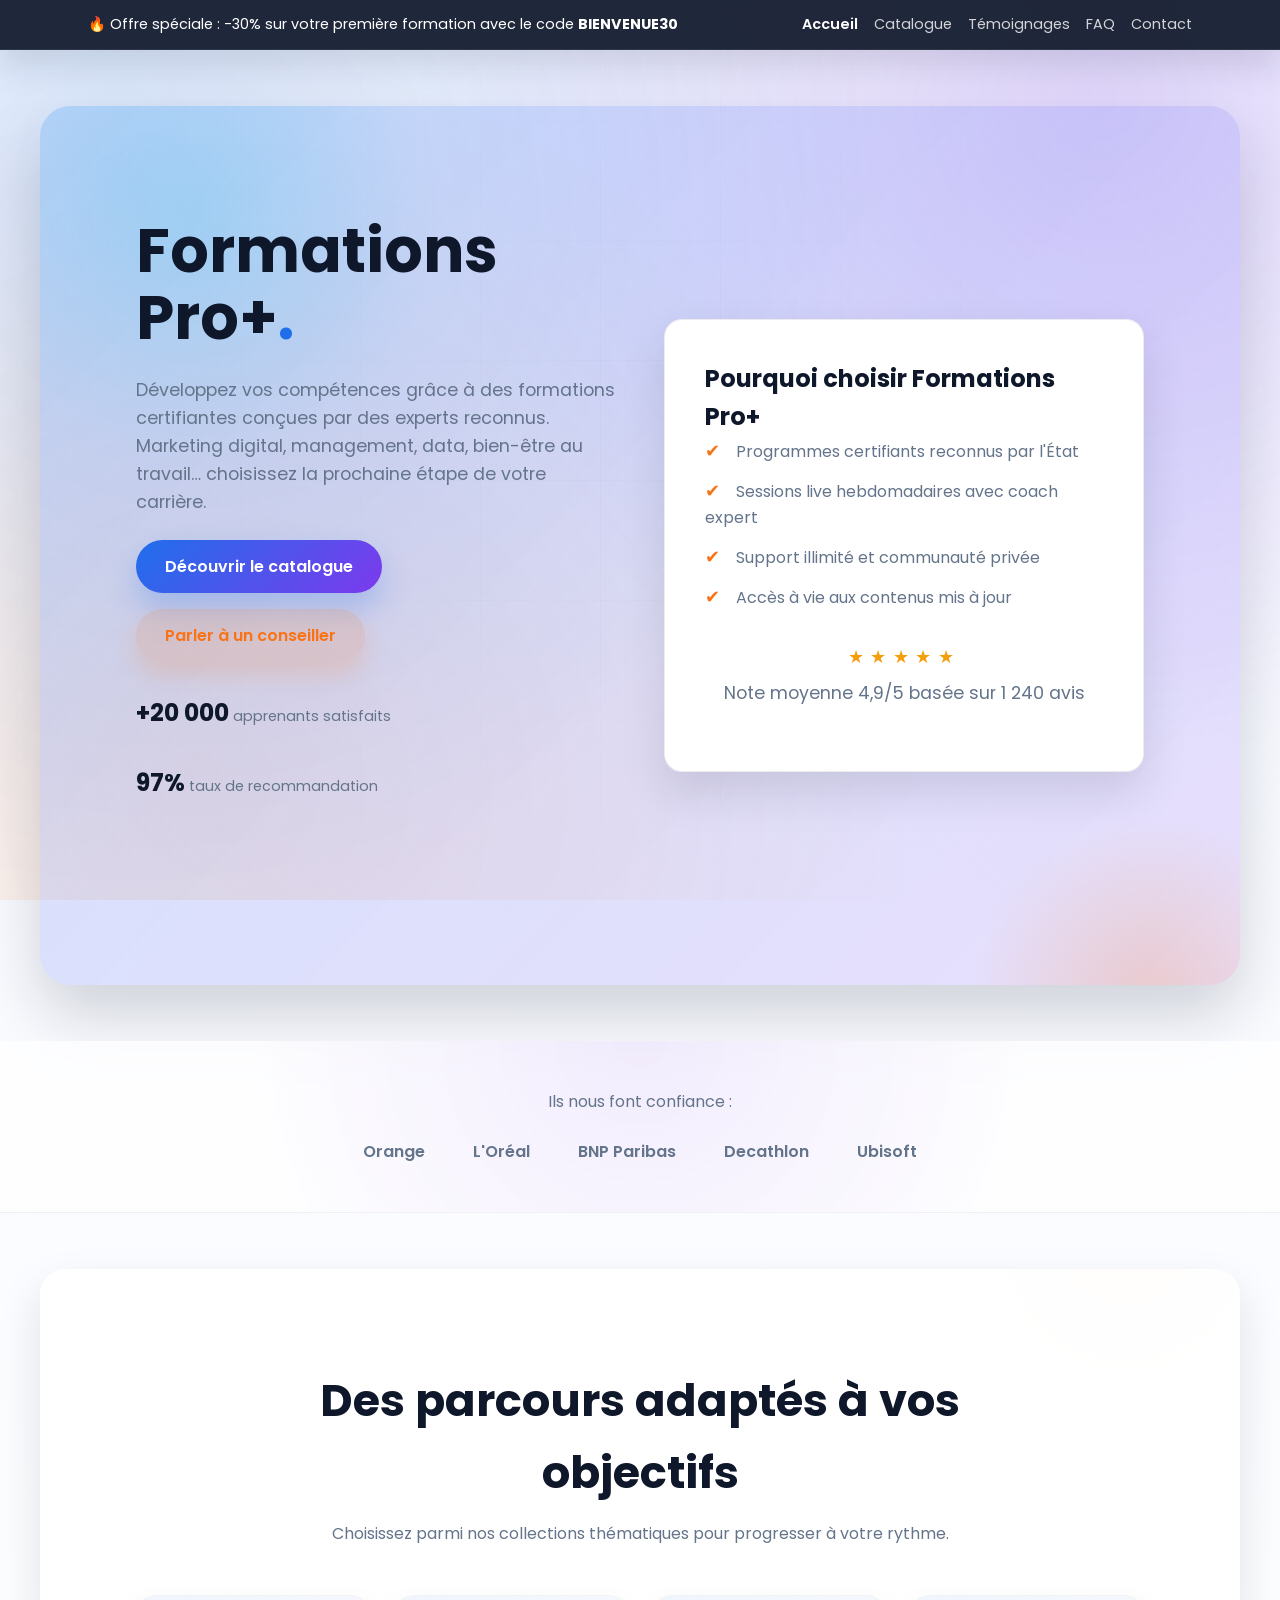
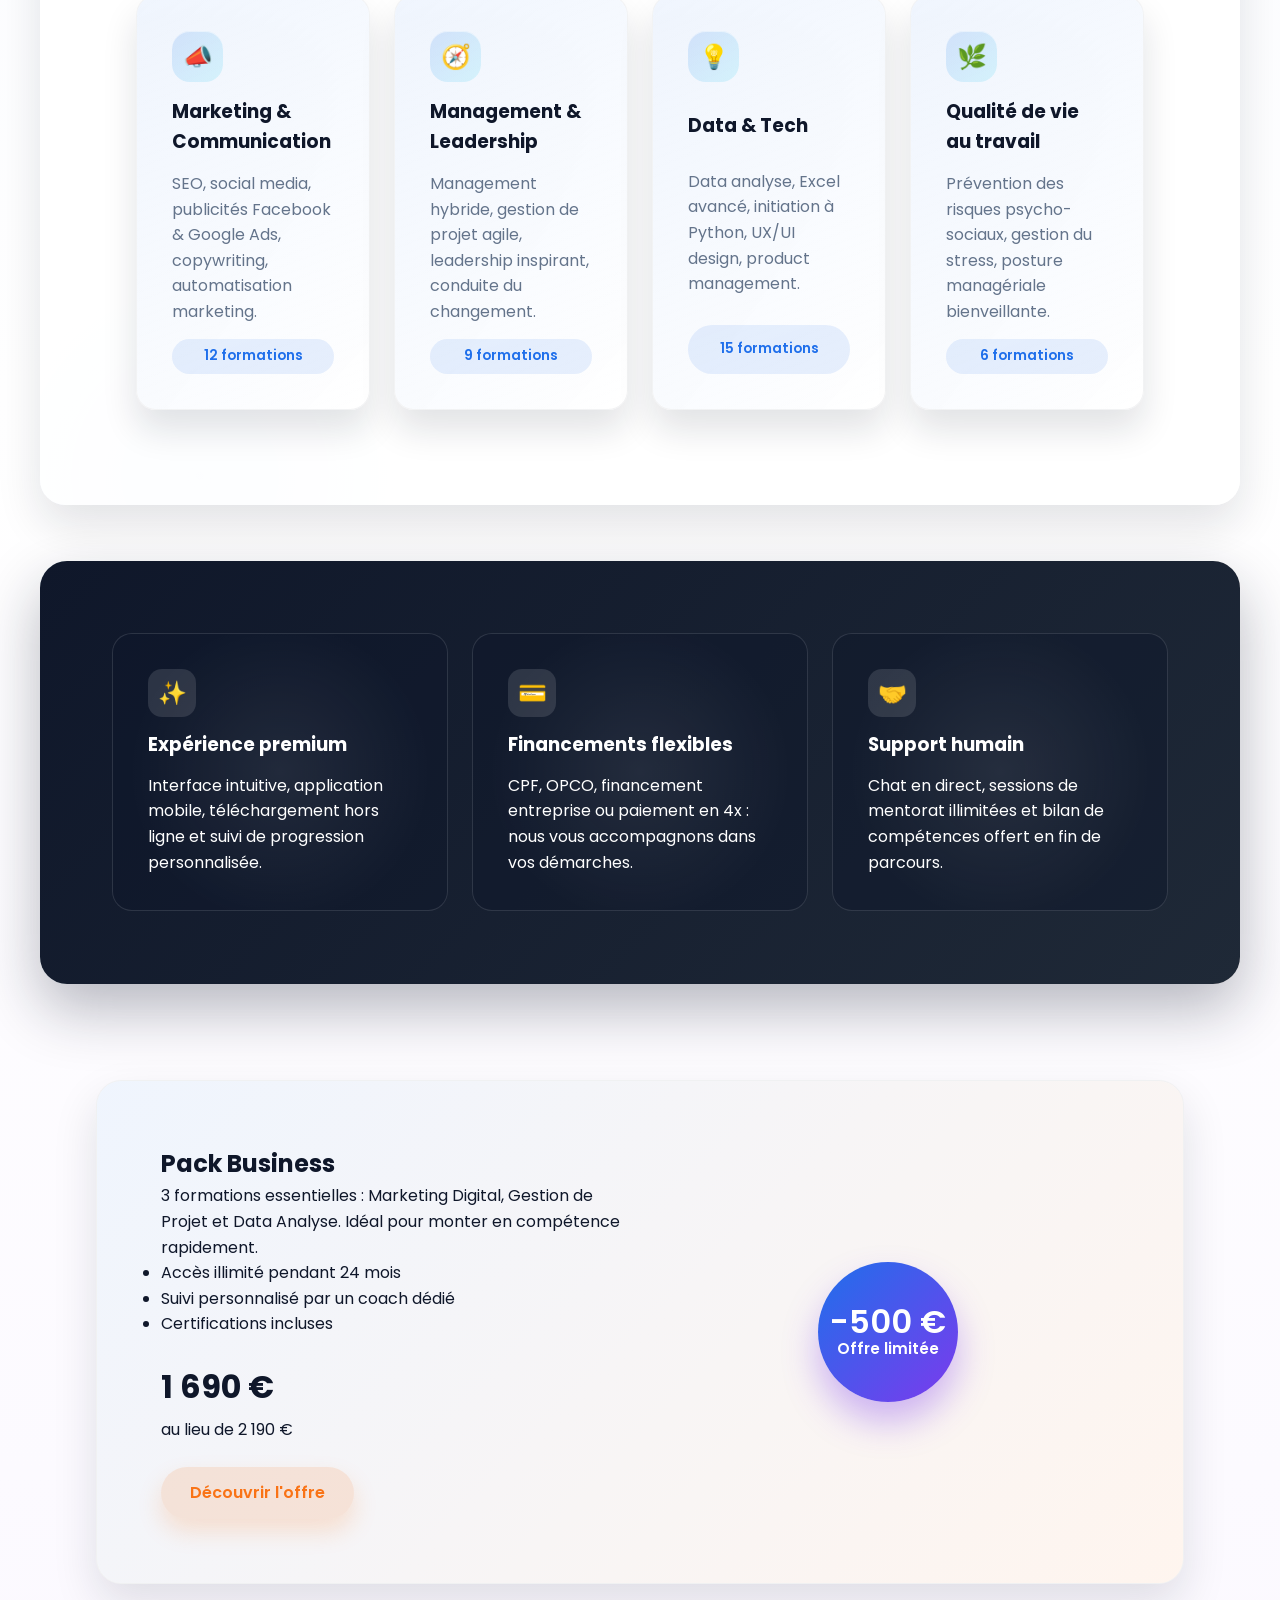
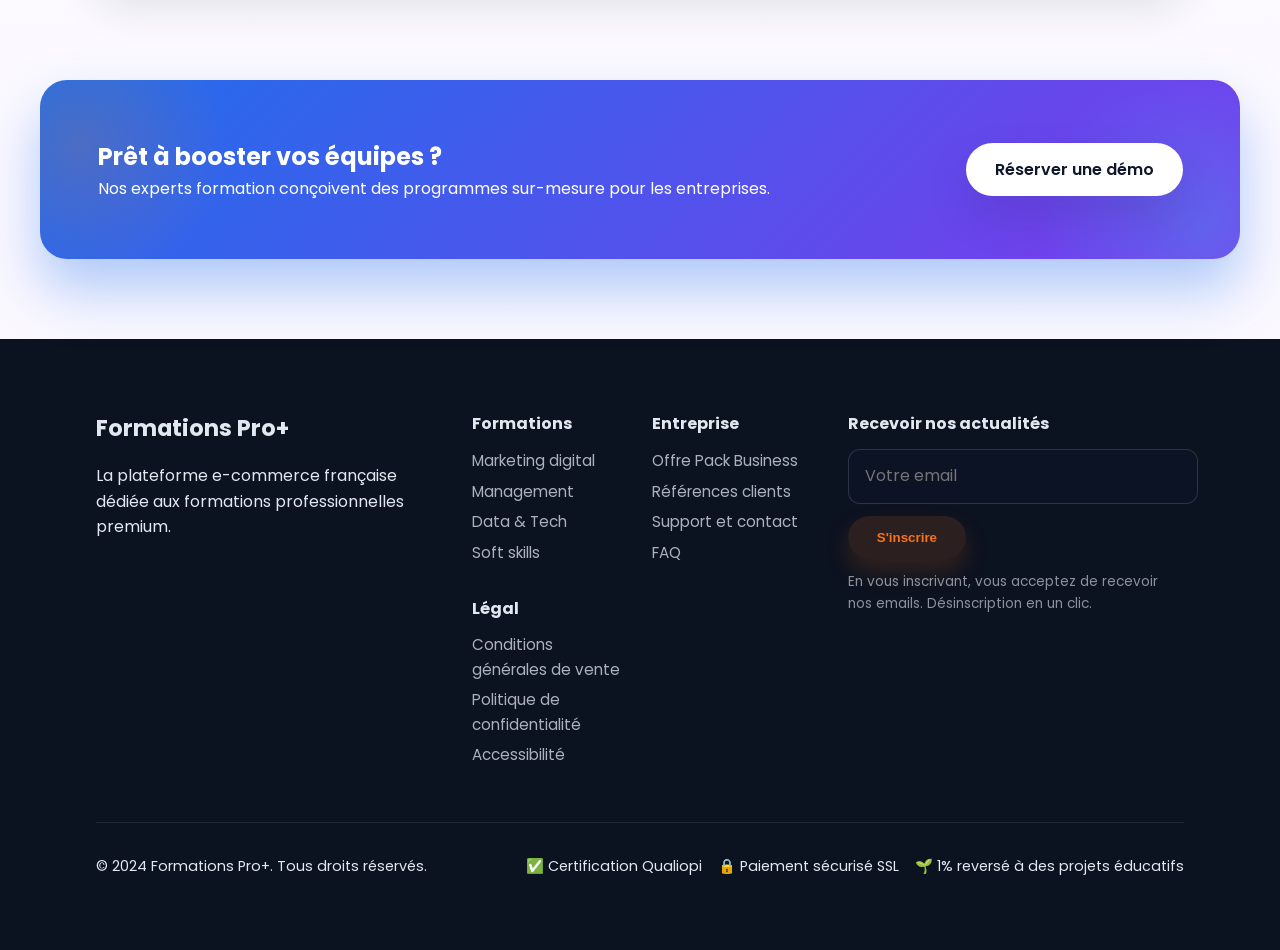
<file: index.html>
<!DOCTYPE html>
<html lang="fr">
<head>
    <meta charset="UTF-8">
    <meta name="viewport" content="width=device-width, initial-scale=1.0">
    <title>Formations Pro+ - Formations professionnelles en ligne</title>
    <link rel="preconnect" href="https://fonts.googleapis.com">
    <link rel="preconnect" href="https://fonts.gstatic.com" crossorigin>
    <link href="https://fonts.googleapis.com/css2?family=Poppins:wght@300;400;500;600;700&display=swap" rel="stylesheet">
    <link rel="stylesheet" href="assets/css/styles.css">
</head>
<body>
    <header class="topbar">
        <div class="topbar__wrapper">
            <span>🔥 Offre spéciale : -30% sur votre première formation avec le code <strong>BIENVENUE30</strong></span>
            <nav class="topbar__links" aria-label="Navigation principale">
                <a href="index.html" aria-current="page">Accueil</a>
                <a href="catalogue.html">Catalogue</a>
                <a href="temoignages.html">Témoignages</a>
                <a href="faq.html">FAQ</a>
                <a href="contact.html">Contact</a>
            </nav>
        </div>
    </header>

    <header class="hero" id="accueil">
        <div class="hero__content">
            <div class="hero__text" data-animate="slide-right">
                <h1>Formations Pro+<span>.</span></h1>
                <p>Développez vos compétences grâce à des formations certifiantes conçues par des experts reconnus. Marketing digital, management, data, bien-être au travail… choisissez la prochaine étape de votre carrière.</p>
                <div class="hero__cta">
                    <a class="btn btn--primary" href="catalogue.html">Découvrir le catalogue</a>
                    <a class="btn btn--secondary" href="contact.html">Parler à un conseiller</a>
                </div>
                <div class="hero__stats">
                    <div data-animate="float" data-animate-delay="0s">
                        <strong>+20 000</strong>
                        <span>apprenants satisfaits</span>
                    </div>
                    <div data-animate="float" data-animate-delay="0.12s">
                        <strong>97%</strong>
                        <span>taux de recommandation</span>
                    </div>
                    <div data-animate="float" data-animate-delay="0.24s">
                        <strong>300h</strong>
                        <span>de contenus premium</span>
                    </div>
                </div>
            </div>
            <div class="hero__card" data-animate="slide-left" data-tilt>
                <h2>Pourquoi choisir Formations Pro+</h2>
                <ul>
                    <li><span>✔</span> Programmes certifiants reconnus par l'État</li>
                    <li><span>✔</span> Sessions live hebdomadaires avec coach expert</li>
                    <li><span>✔</span> Support illimité et communauté privée</li>
                    <li><span>✔</span> Accès à vie aux contenus mis à jour</li>
                </ul>
                <div class="hero__rating">
                    <div class="stars" aria-hidden="true">★★★★★</div>
                    <p>Note moyenne 4,9/5 basée sur 1 240 avis</p>
                </div>
            </div>
        </div>
    </header>

    <main>
        <section class="trusted" data-animate="fade">
            <p>Ils nous font confiance :</p>
            <div class="trusted__logos">
                <span>Orange</span>
                <span>L'Oréal</span>
                <span>BNP Paribas</span>
                <span>Decathlon</span>
                <span>Ubisoft</span>
            </div>
        </section>

        <section class="highlights">
            <div class="section-title" data-animate="fade">
                <h2>Des parcours adaptés à vos objectifs</h2>
                <p>Choisissez parmi nos collections thématiques pour progresser à votre rythme.</p>
            </div>
            <div class="highlight-grid">
                <article class="highlight-card" data-animate="scale" data-animate-delay="0s">
                    <span class="highlight-card__icon" aria-hidden="true">📣</span>
                    <h3>Marketing &amp; Communication</h3>
                    <p>SEO, social media, publicités Facebook &amp; Google Ads, copywriting, automatisation marketing.</p>
                    <span class="badge">12 formations</span>
                </article>
                <article class="highlight-card" data-animate="scale" data-animate-delay="0.08s">
                    <span class="highlight-card__icon" aria-hidden="true">🧭</span>
                    <h3>Management &amp; Leadership</h3>
                    <p>Management hybride, gestion de projet agile, leadership inspirant, conduite du changement.</p>
                    <span class="badge">9 formations</span>
                </article>
                <article class="highlight-card" data-animate="scale" data-animate-delay="0.16s">
                    <span class="highlight-card__icon" aria-hidden="true">💡</span>
                    <h3>Data &amp; Tech</h3>
                    <p>Data analyse, Excel avancé, initiation à Python, UX/UI design, product management.</p>
                    <span class="badge">15 formations</span>
                </article>
                <article class="highlight-card" data-animate="scale" data-animate-delay="0.24s">
                    <span class="highlight-card__icon" aria-hidden="true">🌿</span>
                    <h3>Qualité de vie au travail</h3>
                    <p>Prévention des risques psycho-sociaux, gestion du stress, posture managériale bienveillante.</p>
                    <span class="badge">6 formations</span>
                </article>
            </div>
        </section>

        <section class="features">
            <div class="feature" data-animate="fade" data-animate-delay="0s">
                <span class="feature__icon" aria-hidden="true">✨</span>
                <h3>Expérience premium</h3>
                <p>Interface intuitive, application mobile, téléchargement hors ligne et suivi de progression personnalisée.</p>
            </div>
            <div class="feature" data-animate="fade" data-animate-delay="0.08s">
                <span class="feature__icon" aria-hidden="true">💳</span>
                <h3>Financements flexibles</h3>
                <p>CPF, OPCO, financement entreprise ou paiement en 4x : nous vous accompagnons dans vos démarches.</p>
            </div>
            <div class="feature" data-animate="fade" data-animate-delay="0.16s">
                <span class="feature__icon" aria-hidden="true">🤝</span>
                <h3>Support humain</h3>
                <p>Chat en direct, sessions de mentorat illimitées et bilan de compétences offert en fin de parcours.</p>
            </div>
        </section>

        <section class="bundle" id="offre" data-animate="fade">
            <div class="bundle__content" data-animate="slide-right">
                <h2>Pack Business</h2>
                <p>3 formations essentielles : Marketing Digital, Gestion de Projet et Data Analyse. Idéal pour monter en compétence rapidement.</p>
                <ul>
                    <li>Accès illimité pendant 24 mois</li>
                    <li>Suivi personnalisé par un coach dédié</li>
                    <li>Certifications incluses</li>
                </ul>
                <div class="bundle__price">
                    <strong>1 690 €</strong>
                    <span>au lieu de 2 190 €</span>
                </div>
                <a class="btn btn--secondary" href="catalogue.html#offre">Découvrir l'offre</a>
            </div>
            <div class="bundle__badge" data-animate="float" data-animate-delay="0.2s">
                <span>-500 €</span>
                <p>Offre limitée</p>
            </div>
        </section>

        <section class="cta" data-animate="fade">
            <div class="cta__text" data-animate="slide-right">
                <h2>Prêt à booster vos équipes ?</h2>
                <p>Nos experts formation conçoivent des programmes sur-mesure pour les entreprises.</p>
            </div>
            <a class="btn btn--light" data-animate="slide-left" data-animate-delay="0.12s" href="contact.html">Réserver une démo</a>
        </section>
    </main>

    <footer class="footer">
        <div class="footer__top">
            <div>
                <h3>Formations Pro+</h3>
                <p>La plateforme e-commerce française dédiée aux formations professionnelles premium.</p>
            </div>
            <nav class="footer__nav">
                <div>
                    <h4>Formations</h4>
                    <a href="catalogue.html#catalogue">Marketing digital</a>
                    <a href="catalogue.html#catalogue">Management</a>
                    <a href="catalogue.html#catalogue">Data &amp; Tech</a>
                    <a href="catalogue.html#catalogue">Soft skills</a>
                </div>
                <div>
                    <h4>Entreprise</h4>
                    <a href="catalogue.html#offre">Offre Pack Business</a>
                    <a href="temoignages.html#temoignages">Références clients</a>
                    <a href="contact.html#contact">Support et contact</a>
                    <a href="faq.html#faq">FAQ</a>
                </div>
                <div>
                    <h4>Légal</h4>
                    <a href="#">Conditions générales de vente</a>
                    <a href="#">Politique de confidentialité</a>
                    <a href="#">Accessibilité</a>
                </div>
            </nav>
            <div class="footer__newsletter">
                <h4>Recevoir nos actualités</h4>
                <form class="newsletter__form">
                    <input type="email" placeholder="Votre email" aria-label="Email newsletter" required>
                    <button type="submit" class="btn btn--secondary">S'inscrire</button>
                </form>
                <p class="newsletter__note">En vous inscrivant, vous acceptez de recevoir nos emails. Désinscription en un clic.</p>
            </div>
        </div>
        <div class="footer__bottom">
            <p>© 2024 Formations Pro+. Tous droits réservés.</p>
            <div class="footer__badges">
                <span>✅ Certification Qualiopi</span>
                <span>🔒 Paiement sécurisé SSL</span>
                <span>🌱 1% reversé à des projets éducatifs</span>
            </div>
        </div>
    </footer>

    <script src="assets/js/main.js"></script>
</body>
</html>
</file>
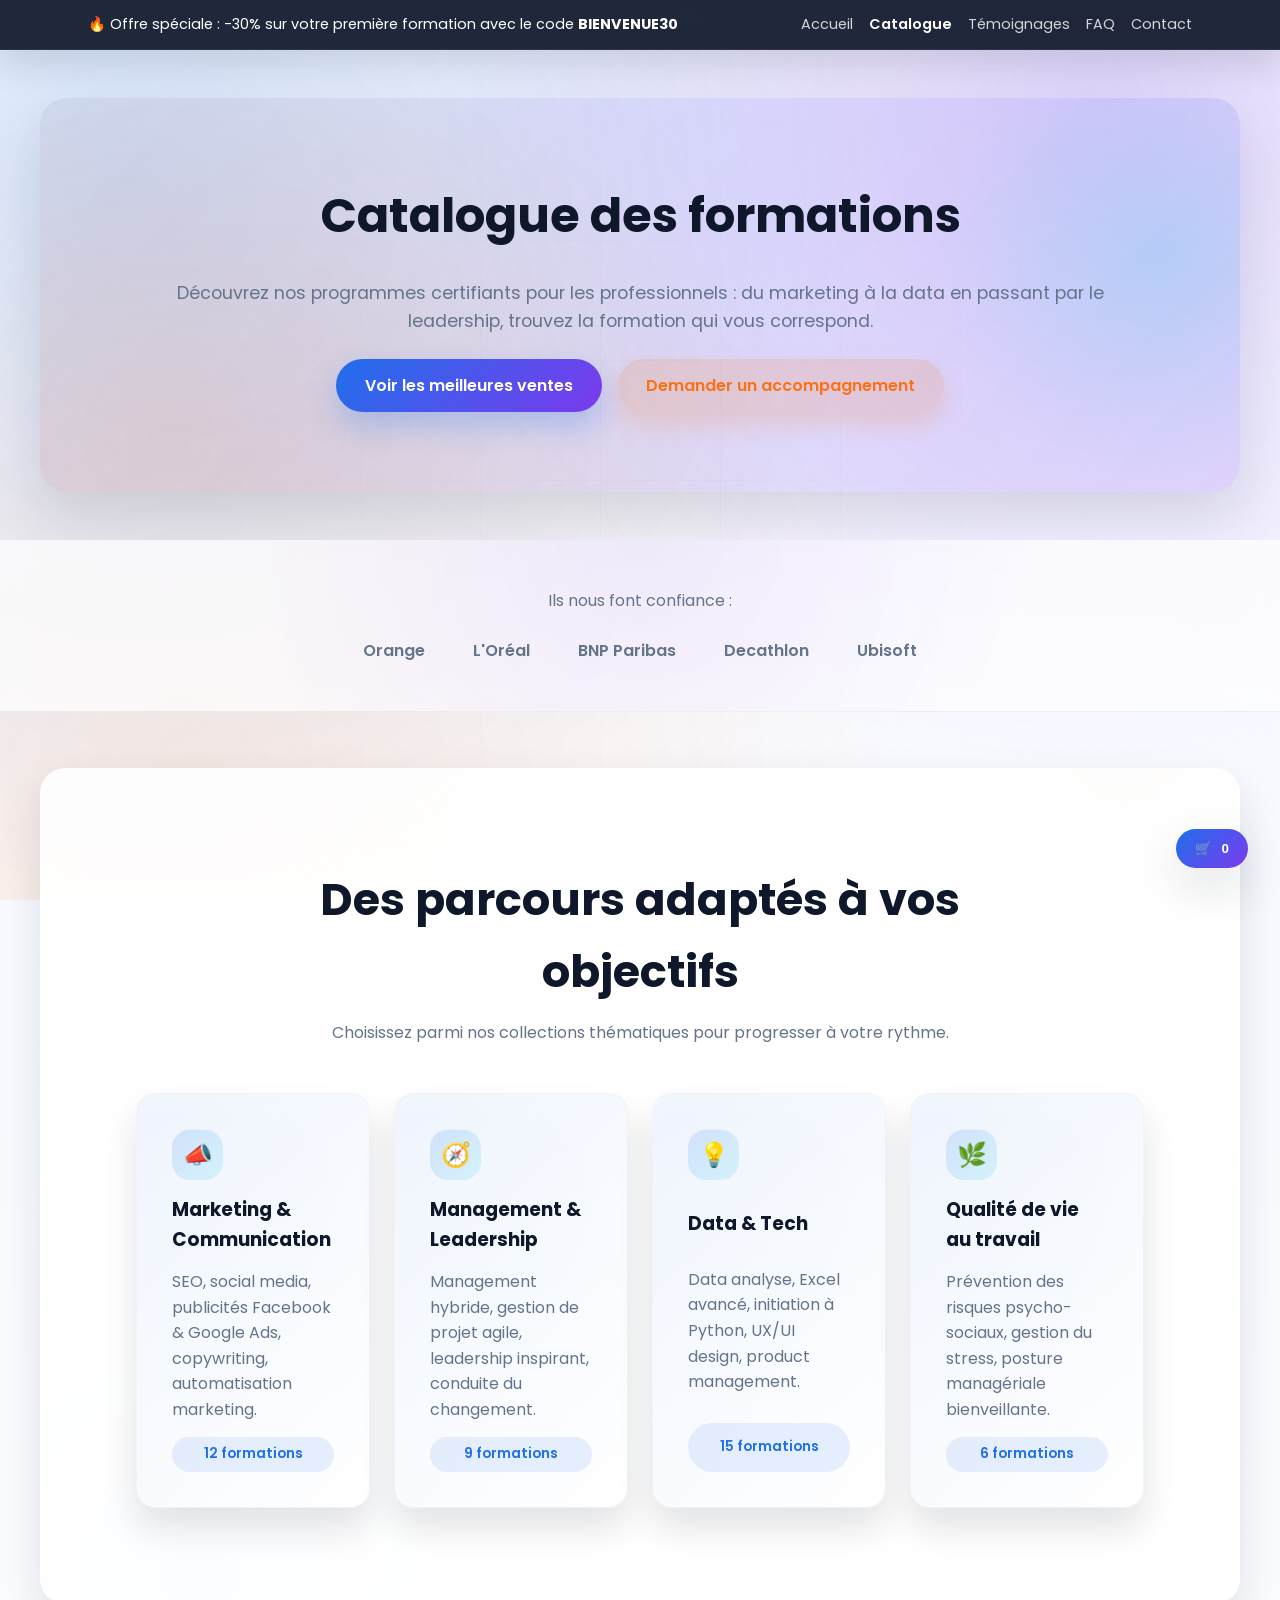
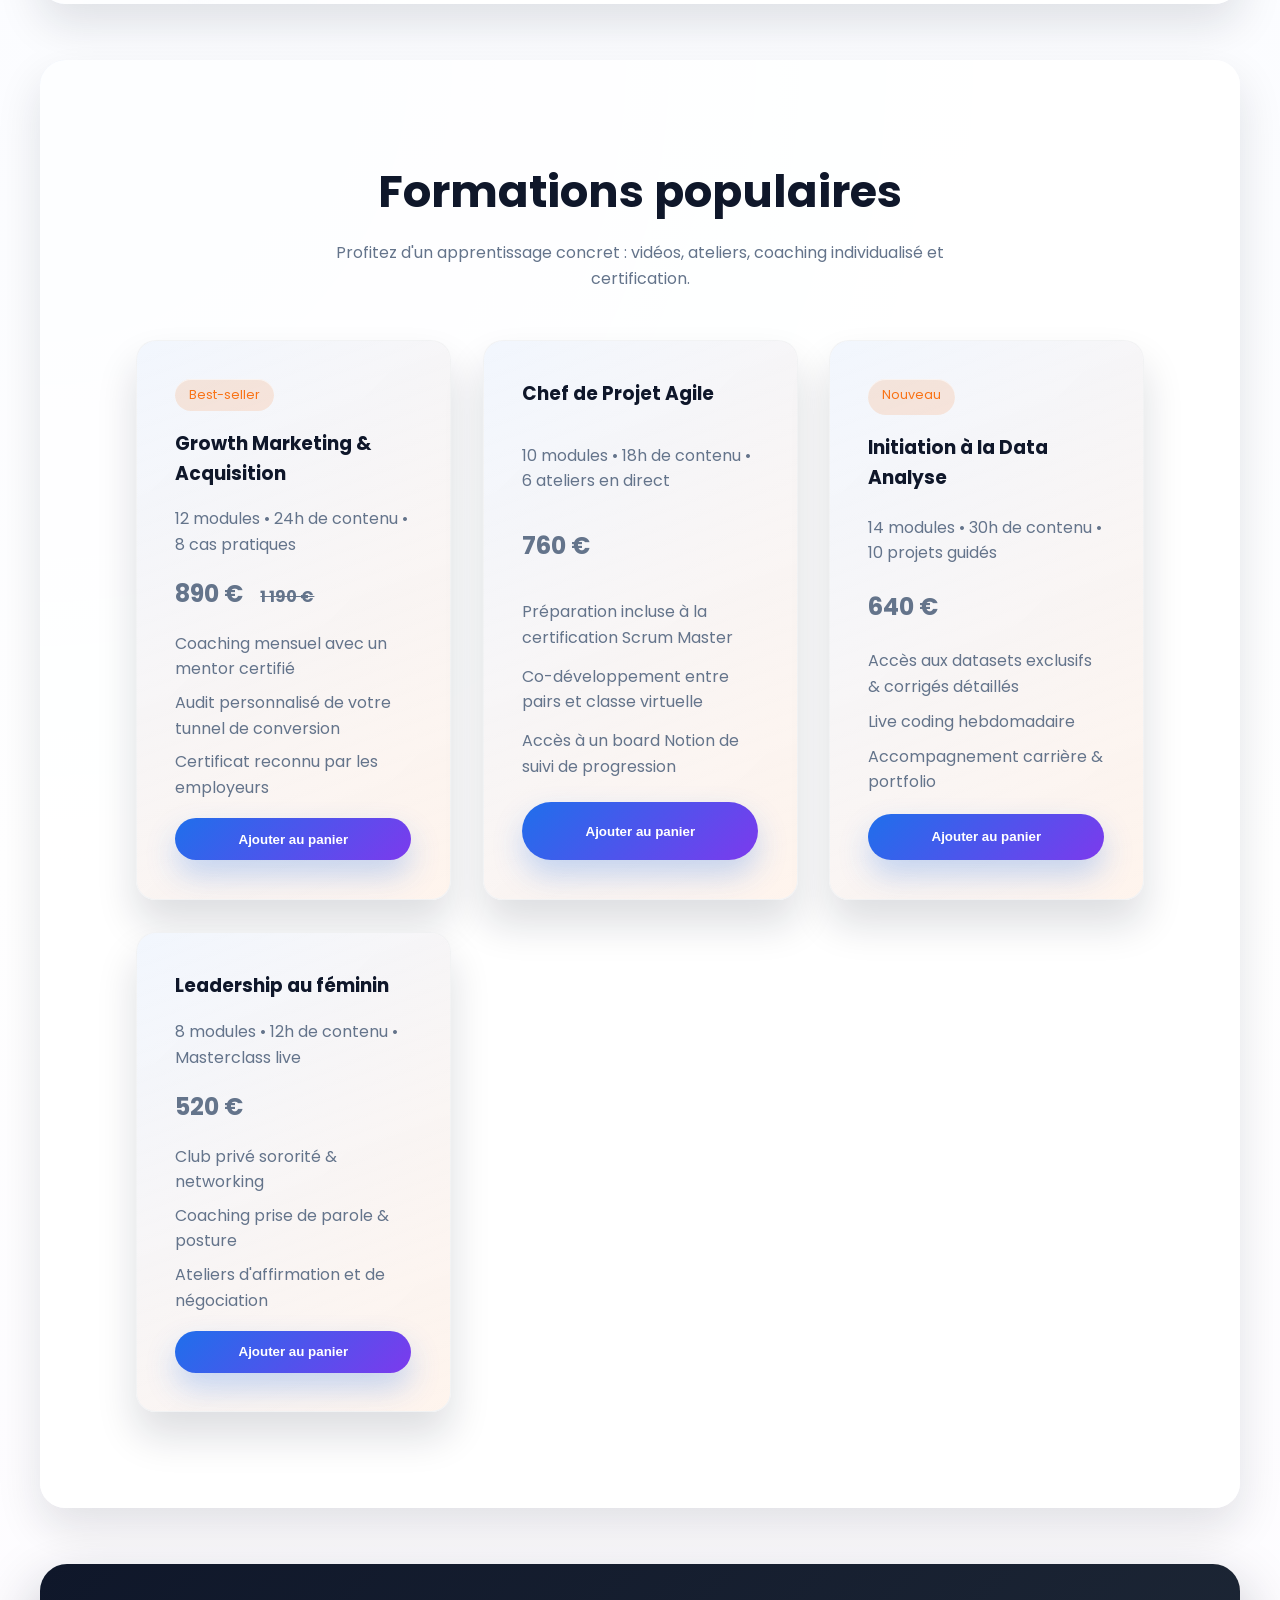
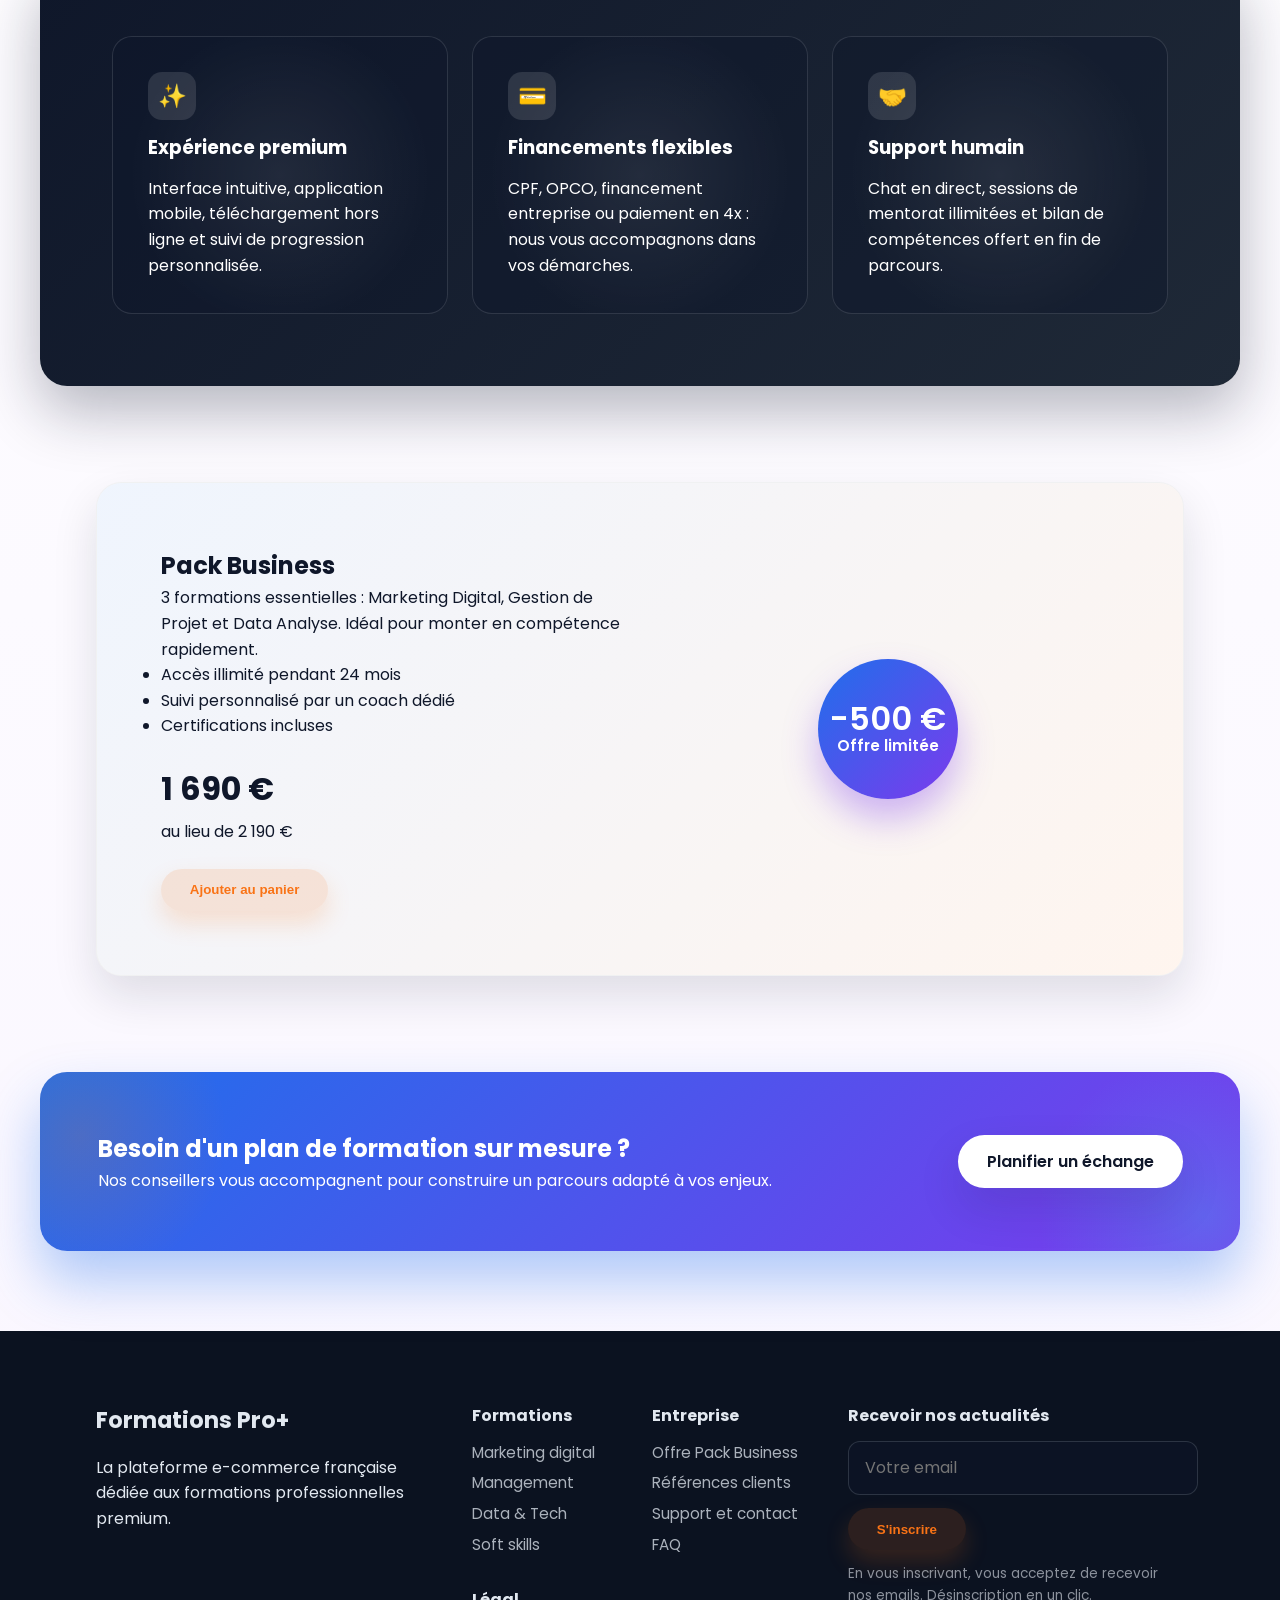
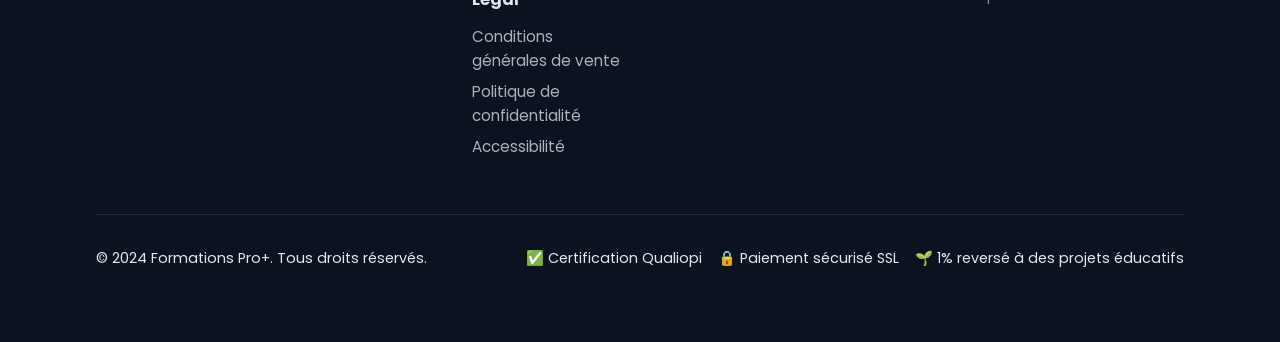
<file: catalogue.html>
<!DOCTYPE html>
<html lang="fr">
<head>
    <meta charset="UTF-8">
    <meta name="viewport" content="width=device-width, initial-scale=1.0">
    <title>Catalogue des formations - Formations Pro+</title>
    <link rel="preconnect" href="https://fonts.googleapis.com">
    <link rel="preconnect" href="https://fonts.gstatic.com" crossorigin>
    <link href="https://fonts.googleapis.com/css2?family=Poppins:wght@300;400;500;600;700&display=swap" rel="stylesheet">
    <link rel="stylesheet" href="assets/css/styles.css">
</head>
<body>
    <header class="topbar">
        <div class="topbar__wrapper">
            <span>🔥 Offre spéciale : -30% sur votre première formation avec le code <strong>BIENVENUE30</strong></span>
            <nav class="topbar__links" aria-label="Navigation principale">
                <a href="index.html">Accueil</a>
                <a href="catalogue.html" aria-current="page">Catalogue</a>
                <a href="temoignages.html">Témoignages</a>
                <a href="faq.html">FAQ</a>
                <a href="contact.html">Contact</a>
            </nav>
        </div>
    </header>

    <section class="page-hero" data-animate="fade">
        <div class="page-hero__content" data-animate="slide-right">
            <h1 class="page-hero__title">Catalogue des formations</h1>
            <p class="page-hero__lead">Découvrez nos programmes certifiants pour les professionnels : du marketing à la data en passant par le leadership, trouvez la formation qui vous correspond.</p>
            <div class="page-hero__actions" data-animate="slide-right" data-animate-delay="0.12s">
                <a class="btn btn--primary" href="#catalogue">Voir les meilleures ventes</a>
                <a class="btn btn--secondary" href="contact.html">Demander un accompagnement</a>
            </div>
        </div>
    </section>

    <main>
        <section class="trusted" data-animate="fade">
            <p>Ils nous font confiance :</p>
            <div class="trusted__logos">
                <span>Orange</span>
                <span>L'Oréal</span>
                <span>BNP Paribas</span>
                <span>Decathlon</span>
                <span>Ubisoft</span>
            </div>
        </section>

        <section class="highlights">
            <div class="section-title" data-animate="fade">
                <h2>Des parcours adaptés à vos objectifs</h2>
                <p>Choisissez parmi nos collections thématiques pour progresser à votre rythme.</p>
            </div>
            <div class="highlight-grid">
                <article class="highlight-card" data-animate="scale" data-animate-delay="0s" data-tilt>
                    <span class="highlight-card__icon" aria-hidden="true">📣</span>
                    <h3>Marketing &amp; Communication</h3>
                    <p>SEO, social media, publicités Facebook &amp; Google Ads, copywriting, automatisation marketing.</p>
                    <span class="badge">12 formations</span>
                </article>
                <article class="highlight-card" data-animate="scale" data-animate-delay="0.08s" data-tilt>
                    <span class="highlight-card__icon" aria-hidden="true">🧭</span>
                    <h3>Management &amp; Leadership</h3>
                    <p>Management hybride, gestion de projet agile, leadership inspirant, conduite du changement.</p>
                    <span class="badge">9 formations</span>
                </article>
                <article class="highlight-card" data-animate="scale" data-animate-delay="0.16s" data-tilt>
                    <span class="highlight-card__icon" aria-hidden="true">💡</span>
                    <h3>Data &amp; Tech</h3>
                    <p>Data analyse, Excel avancé, initiation à Python, UX/UI design, product management.</p>
                    <span class="badge">15 formations</span>
                </article>
                <article class="highlight-card" data-animate="scale" data-animate-delay="0.24s" data-tilt>
                    <span class="highlight-card__icon" aria-hidden="true">🌿</span>
                    <h3>Qualité de vie au travail</h3>
                    <p>Prévention des risques psycho-sociaux, gestion du stress, posture managériale bienveillante.</p>
                    <span class="badge">6 formations</span>
                </article>
            </div>
        </section>

        <section class="catalogue" id="catalogue" aria-label="Catalogue des formations">
            <div class="section-title" data-animate="fade">
                <h2>Formations populaires</h2>
                <p>Profitez d'un apprentissage concret : vidéos, ateliers, coaching individualisé et certification.</p>
            </div>
            <div class="catalogue__grid" data-animate="fade">
                <article class="product-card" data-animate="scale" data-animate-delay="0s" data-tilt>
                    <span class="product-card__tag">Best-seller</span>
                    <h3>Growth Marketing &amp; Acquisition</h3>
                    <p>12 modules • 24h de contenu • 8 cas pratiques</p>
                    <p class="product-card__price">890 € <span>1 190 €</span></p>
                    <ul>
                        <li>Coaching mensuel avec un mentor certifié</li>
                        <li>Audit personnalisé de votre tunnel de conversion</li>
                        <li>Certificat reconnu par les employeurs</li>
                    </ul>
                    <button class="btn btn--primary" data-product="Growth Marketing &amp; Acquisition" data-price="890">Ajouter au panier</button>
                </article>
                <article class="product-card" data-animate="scale" data-animate-delay="0.08s" data-tilt>
                    <h3>Chef de Projet Agile</h3>
                    <p>10 modules • 18h de contenu • 6 ateliers en direct</p>
                    <p class="product-card__price">760 €</p>
                    <ul>
                        <li>Préparation incluse à la certification Scrum Master</li>
                        <li>Co-développement entre pairs et classe virtuelle</li>
                        <li>Accès à un board Notion de suivi de progression</li>
                    </ul>
                    <button class="btn btn--primary" data-product="Chef de Projet Agile" data-price="760">Ajouter au panier</button>
                </article>
                <article class="product-card" data-animate="scale" data-animate-delay="0.16s" data-tilt>
                    <span class="product-card__tag">Nouveau</span>
                    <h3>Initiation à la Data Analyse</h3>
                    <p>14 modules • 30h de contenu • 10 projets guidés</p>
                    <p class="product-card__price">640 €</p>
                    <ul>
                        <li>Accès aux datasets exclusifs &amp; corrigés détaillés</li>
                        <li>Live coding hebdomadaire</li>
                        <li>Accompagnement carrière &amp; portfolio</li>
                    </ul>
                    <button class="btn btn--primary" data-product="Initiation à la Data Analyse" data-price="640">Ajouter au panier</button>
                </article>
                <article class="product-card" data-animate="scale" data-animate-delay="0.24s" data-tilt>
                    <h3>Leadership au féminin</h3>
                    <p>8 modules • 12h de contenu • Masterclass live</p>
                    <p class="product-card__price">520 €</p>
                    <ul>
                        <li>Club privé sororité &amp; networking</li>
                        <li>Coaching prise de parole &amp; posture</li>
                        <li>Ateliers d'affirmation et de négociation</li>
                    </ul>
                    <button class="btn btn--primary" data-product="Leadership au féminin" data-price="520">Ajouter au panier</button>
                </article>
            </div>
        </section>

        <section class="features">
            <div class="feature" data-animate="fade" data-animate-delay="0s">
                <span class="feature__icon" aria-hidden="true">✨</span>
                <h3>Expérience premium</h3>
                <p>Interface intuitive, application mobile, téléchargement hors ligne et suivi de progression personnalisée.</p>
            </div>
            <div class="feature" data-animate="fade" data-animate-delay="0.08s">
                <span class="feature__icon" aria-hidden="true">💳</span>
                <h3>Financements flexibles</h3>
                <p>CPF, OPCO, financement entreprise ou paiement en 4x : nous vous accompagnons dans vos démarches.</p>
            </div>
            <div class="feature" data-animate="fade" data-animate-delay="0.16s">
                <span class="feature__icon" aria-hidden="true">🤝</span>
                <h3>Support humain</h3>
                <p>Chat en direct, sessions de mentorat illimitées et bilan de compétences offert en fin de parcours.</p>
            </div>
        </section>

        <section class="bundle" id="offre" data-animate="fade">
            <div class="bundle__content" data-animate="slide-right">
                <h2>Pack Business</h2>
                <p>3 formations essentielles : Marketing Digital, Gestion de Projet et Data Analyse. Idéal pour monter en compétence rapidement.</p>
                <ul>
                    <li>Accès illimité pendant 24 mois</li>
                    <li>Suivi personnalisé par un coach dédié</li>
                    <li>Certifications incluses</li>
                </ul>
                <div class="bundle__price">
                    <strong>1 690 €</strong>
                    <span>au lieu de 2 190 €</span>
                </div>
                <button class="btn btn--secondary" data-product="Pack Business" data-price="1690">Ajouter au panier</button>
            </div>
            <div class="bundle__badge" data-animate="float" data-animate-delay="0.2s">
                <span>-500 €</span>
                <p>Offre limitée</p>
            </div>
        </section>

        <section class="cta" data-animate="fade">
            <div class="cta__text" data-animate="slide-right">
                <h2>Besoin d'un plan de formation sur mesure ?</h2>
                <p>Nos conseillers vous accompagnent pour construire un parcours adapté à vos enjeux.</p>
            </div>
            <a class="btn btn--light" data-animate="slide-left" data-animate-delay="0.12s" href="contact.html">Planifier un échange</a>
        </section>
    </main>

    <footer class="footer">
        <div class="footer__top">
            <div>
                <h3>Formations Pro+</h3>
                <p>La plateforme e-commerce française dédiée aux formations professionnelles premium.</p>
            </div>
            <nav class="footer__nav">
                <div>
                    <h4>Formations</h4>
                    <a href="catalogue.html#catalogue">Marketing digital</a>
                    <a href="catalogue.html#catalogue">Management</a>
                    <a href="catalogue.html#catalogue">Data &amp; Tech</a>
                    <a href="catalogue.html#catalogue">Soft skills</a>
                </div>
                <div>
                    <h4>Entreprise</h4>
                    <a href="catalogue.html#offre">Offre Pack Business</a>
                    <a href="temoignages.html#temoignages">Références clients</a>
                    <a href="contact.html#contact">Support et contact</a>
                    <a href="faq.html#faq">FAQ</a>
                </div>
                <div>
                    <h4>Légal</h4>
                    <a href="#">Conditions générales de vente</a>
                    <a href="#">Politique de confidentialité</a>
                    <a href="#">Accessibilité</a>
                </div>
            </nav>
            <div class="footer__newsletter">
                <h4>Recevoir nos actualités</h4>
                <form class="newsletter__form">
                    <input type="email" placeholder="Votre email" aria-label="Email newsletter" required>
                    <button type="submit" class="btn btn--secondary">S'inscrire</button>
                </form>
                <p class="newsletter__note">En vous inscrivant, vous acceptez de recevoir nos emails. Désinscription en un clic.</p>
            </div>
        </div>
        <div class="footer__bottom">
            <p>© 2024 Formations Pro+. Tous droits réservés.</p>
            <div class="footer__badges">
                <span>✅ Certification Qualiopi</span>
                <span>🔒 Paiement sécurisé SSL</span>
                <span>🌱 1% reversé à des projets éducatifs</span>
            </div>
        </div>
    </footer>

    <div class="cart" aria-live="polite">
        <button class="cart__toggle" aria-expanded="false" aria-controls="cart-panel">🛒 <span class="cart__count">0</span></button>
        <div class="cart__panel" id="cart-panel" hidden>
            <h2>Votre panier</h2>
            <ul class="cart__items"></ul>
            <div class="cart__total">
                <span>Total</span>
                <strong class="cart__total-value">0 €</strong>
            </div>
            <button class="btn btn--primary cart__checkout">Procéder au paiement</button>
            <p class="cart__note">Paiement sécurisé. Accès immédiat après validation.</p>
        </div>
    </div>

    <script src="assets/js/main.js"></script>
</body>
</html>
</file>
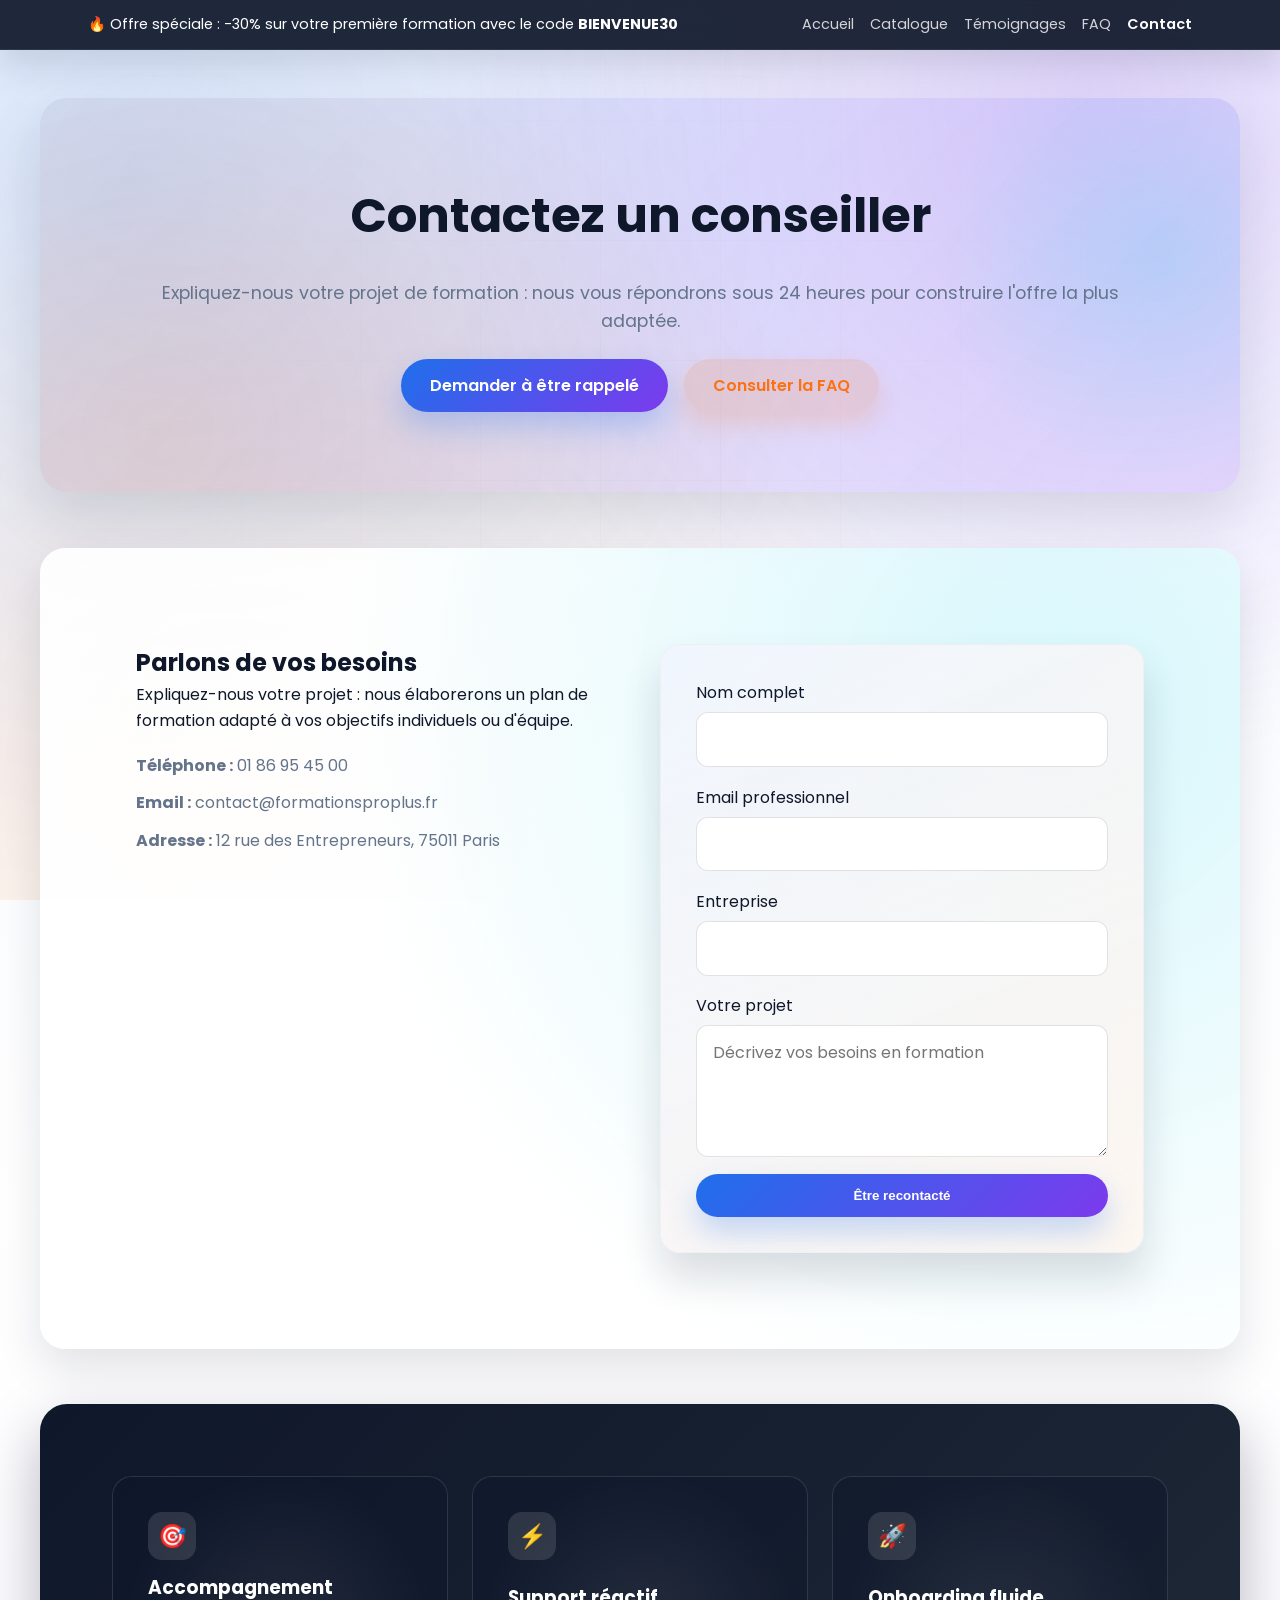
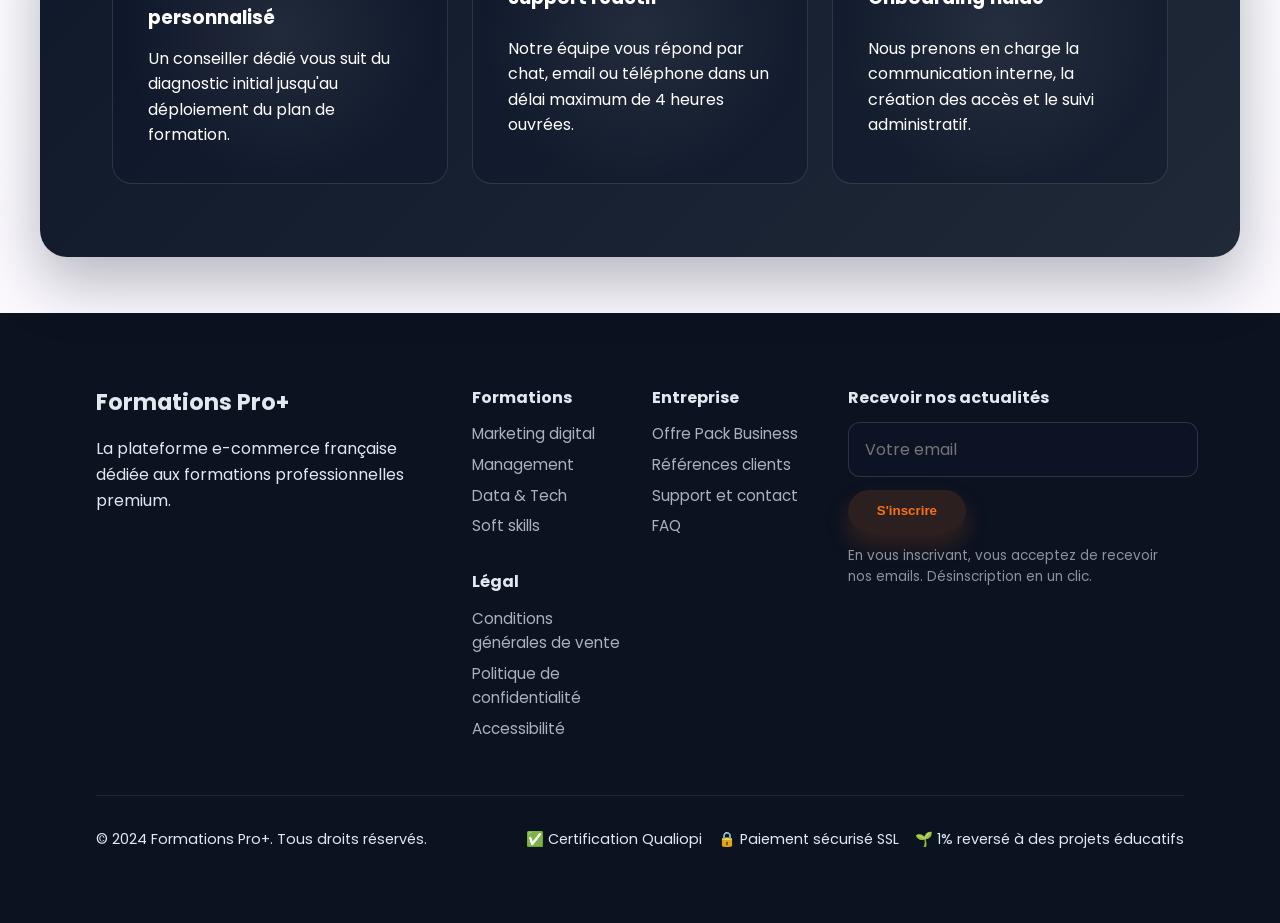
<file: contact.html>
<!DOCTYPE html>
<html lang="fr">
<head>
    <meta charset="UTF-8">
    <meta name="viewport" content="width=device-width, initial-scale=1.0">
    <title>Contact - Formations Pro+</title>
    <link rel="preconnect" href="https://fonts.googleapis.com">
    <link rel="preconnect" href="https://fonts.gstatic.com" crossorigin>
    <link href="https://fonts.googleapis.com/css2?family=Poppins:wght@300;400;500;600;700&display=swap" rel="stylesheet">
    <link rel="stylesheet" href="assets/css/styles.css">
</head>
<body>
    <header class="topbar">
        <div class="topbar__wrapper">
            <span>🔥 Offre spéciale : -30% sur votre première formation avec le code <strong>BIENVENUE30</strong></span>
            <nav class="topbar__links" aria-label="Navigation principale">
                <a href="index.html">Accueil</a>
                <a href="catalogue.html">Catalogue</a>
                <a href="temoignages.html">Témoignages</a>
                <a href="faq.html">FAQ</a>
                <a href="contact.html" aria-current="page">Contact</a>
            </nav>
        </div>
    </header>

    <section class="page-hero" data-animate="fade">
        <div class="page-hero__content" data-animate="slide-right">
            <h1 class="page-hero__title">Contactez un conseiller</h1>
            <p class="page-hero__lead">Expliquez-nous votre projet de formation : nous vous répondrons sous 24 heures pour construire l'offre la plus adaptée.</p>
            <div class="page-hero__actions" data-animate="slide-right" data-animate-delay="0.12s">
                <a class="btn btn--primary" href="#contact">Demander à être rappelé</a>
                <a class="btn btn--secondary" href="faq.html">Consulter la FAQ</a>
            </div>
        </div>
    </section>

    <main>
        <section class="contact" id="contact" data-animate="fade">
            <div class="contact__content" data-animate="slide-right">
                <div data-animate="fade" data-animate-delay="0.05s">
                    <h2>Parlons de vos besoins</h2>
                    <p>Expliquez-nous votre projet : nous élaborerons un plan de formation adapté à vos objectifs individuels ou d'équipe.</p>
                    <ul class="contact__infos">
                        <li><strong>Téléphone :</strong> 01 86 95 45 00</li>
                        <li><strong>Email :</strong> contact@formationsproplus.fr</li>
                        <li><strong>Adresse :</strong> 12 rue des Entrepreneurs, 75011 Paris</li>
                    </ul>
                </div>
                <form class="contact__form" data-animate="slide-left" data-animate-delay="0.12s">
                    <div class="form__group">
                        <label for="name">Nom complet</label>
                        <input type="text" id="name" name="name" required>
                    </div>
                    <div class="form__group">
                        <label for="email">Email professionnel</label>
                        <input type="email" id="email" name="email" required>
                    </div>
                    <div class="form__group">
                        <label for="company">Entreprise</label>
                        <input type="text" id="company" name="company">
                    </div>
                    <div class="form__group">
                        <label for="message">Votre projet</label>
                        <textarea id="message" name="message" rows="4" placeholder="Décrivez vos besoins en formation"></textarea>
                    </div>
                    <button type="submit" class="btn btn--primary">Être recontacté</button>
                </form>
            </div>
        </section>

        <section class="features">
            <div class="feature" data-animate="fade" data-animate-delay="0s">
                <span class="feature__icon" aria-hidden="true">🎯</span>
                <h3>Accompagnement personnalisé</h3>
                <p>Un conseiller dédié vous suit du diagnostic initial jusqu'au déploiement du plan de formation.</p>
            </div>
            <div class="feature" data-animate="fade" data-animate-delay="0.08s">
                <span class="feature__icon" aria-hidden="true">⚡</span>
                <h3>Support réactif</h3>
                <p>Notre équipe vous répond par chat, email ou téléphone dans un délai maximum de 4 heures ouvrées.</p>
            </div>
            <div class="feature" data-animate="fade" data-animate-delay="0.16s">
                <span class="feature__icon" aria-hidden="true">🚀</span>
                <h3>Onboarding fluide</h3>
                <p>Nous prenons en charge la communication interne, la création des accès et le suivi administratif.</p>
            </div>
        </section>
    </main>

    <footer class="footer">
        <div class="footer__top">
            <div>
                <h3>Formations Pro+</h3>
                <p>La plateforme e-commerce française dédiée aux formations professionnelles premium.</p>
            </div>
            <nav class="footer__nav">
                <div>
                    <h4>Formations</h4>
                    <a href="catalogue.html#catalogue">Marketing digital</a>
                    <a href="catalogue.html#catalogue">Management</a>
                    <a href="catalogue.html#catalogue">Data &amp; Tech</a>
                    <a href="catalogue.html#catalogue">Soft skills</a>
                </div>
                <div>
                    <h4>Entreprise</h4>
                    <a href="catalogue.html#offre">Offre Pack Business</a>
                    <a href="temoignages.html#temoignages">Références clients</a>
                    <a href="contact.html#contact">Support et contact</a>
                    <a href="faq.html#faq">FAQ</a>
                </div>
                <div>
                    <h4>Légal</h4>
                    <a href="#">Conditions générales de vente</a>
                    <a href="#">Politique de confidentialité</a>
                    <a href="#">Accessibilité</a>
                </div>
            </nav>
            <div class="footer__newsletter">
                <h4>Recevoir nos actualités</h4>
                <form class="newsletter__form">
                    <input type="email" placeholder="Votre email" aria-label="Email newsletter" required>
                    <button type="submit" class="btn btn--secondary">S'inscrire</button>
                </form>
                <p class="newsletter__note">En vous inscrivant, vous acceptez de recevoir nos emails. Désinscription en un clic.</p>
            </div>
        </div>
        <div class="footer__bottom">
            <p>© 2024 Formations Pro+. Tous droits réservés.</p>
            <div class="footer__badges">
                <span>✅ Certification Qualiopi</span>
                <span>🔒 Paiement sécurisé SSL</span>
                <span>🌱 1% reversé à des projets éducatifs</span>
            </div>
        </div>
    </footer>

    <script src="assets/js/main.js"></script>
</body>
</html>
</file>
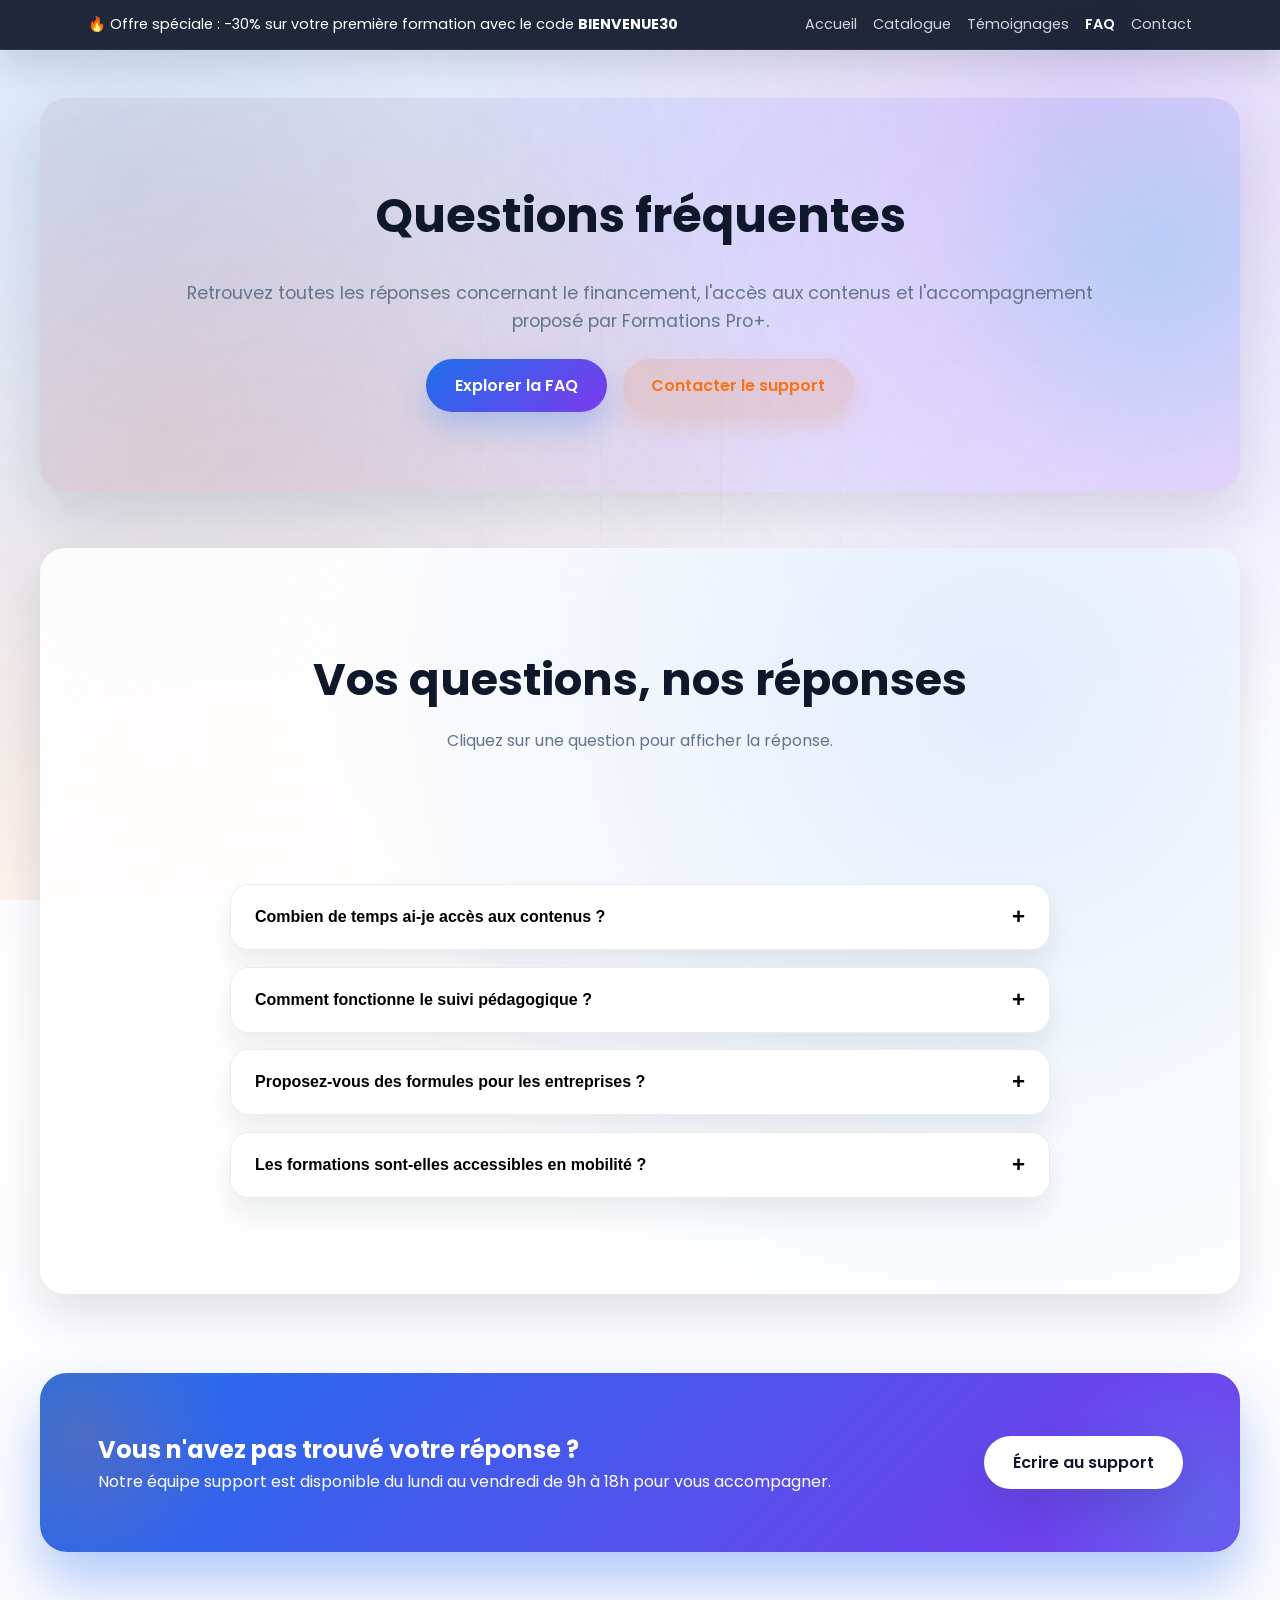
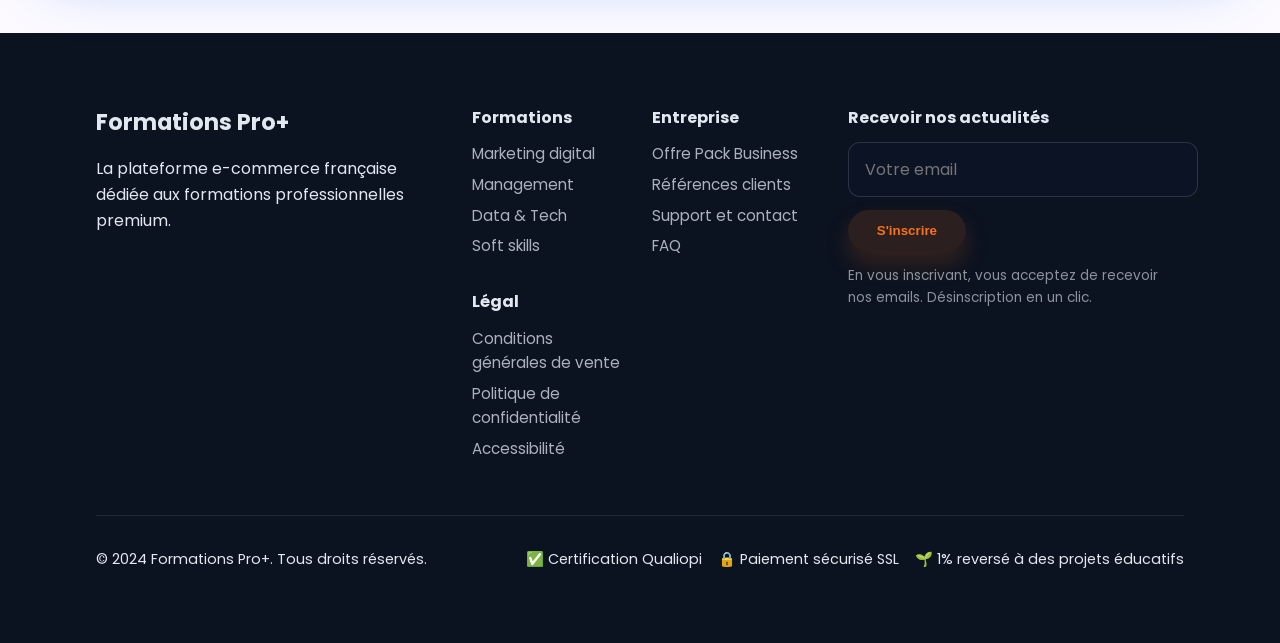
<file: faq.html>
<!DOCTYPE html>
<html lang="fr">
<head>
    <meta charset="UTF-8">
    <meta name="viewport" content="width=device-width, initial-scale=1.0">
    <title>FAQ - Formations Pro+</title>
    <link rel="preconnect" href="https://fonts.googleapis.com">
    <link rel="preconnect" href="https://fonts.gstatic.com" crossorigin>
    <link href="https://fonts.googleapis.com/css2?family=Poppins:wght@300;400;500;600;700&display=swap" rel="stylesheet">
    <link rel="stylesheet" href="assets/css/styles.css">
</head>
<body>
    <header class="topbar">
        <div class="topbar__wrapper">
            <span>🔥 Offre spéciale : -30% sur votre première formation avec le code <strong>BIENVENUE30</strong></span>
            <nav class="topbar__links" aria-label="Navigation principale">
                <a href="index.html">Accueil</a>
                <a href="catalogue.html">Catalogue</a>
                <a href="temoignages.html">Témoignages</a>
                <a href="faq.html" aria-current="page">FAQ</a>
                <a href="contact.html">Contact</a>
            </nav>
        </div>
    </header>

    <section class="page-hero" data-animate="fade">
        <div class="page-hero__content" data-animate="slide-right">
            <h1 class="page-hero__title">Questions fréquentes</h1>
            <p class="page-hero__lead">Retrouvez toutes les réponses concernant le financement, l'accès aux contenus et l'accompagnement proposé par Formations Pro+.</p>
            <div class="page-hero__actions" data-animate="slide-right" data-animate-delay="0.12s">
                <a class="btn btn--primary" href="#faq">Explorer la FAQ</a>
                <a class="btn btn--secondary" href="contact.html">Contacter le support</a>
            </div>
        </div>
    </section>

    <main>
        <section class="faq" id="faq" data-animate="fade">
            <div class="section-title" data-animate="fade">
                <h2>Vos questions, nos réponses</h2>
                <p>Cliquez sur une question pour afficher la réponse.</p>
            </div>
            <div class="faq__list" aria-live="polite" data-animate="fade">
                <article class="faq__item" data-animate="fade" data-animate-delay="0s">
                    <button class="faq__question" aria-expanded="false">Les formations sont-elles finançables par le CPF ?</button>
                    <div class="faq__answer" hidden>
                        <p>Oui, toutes nos formations sont éligibles au CPF. Nous vous accompagnons pas à pas pour activer votre financement.</p>
                    </div>
                </article>
                <article class="faq__item" data-animate="fade" data-animate-delay="0.08s">
                    <button class="faq__question" aria-expanded="false">Combien de temps ai-je accès aux contenus ?</button>
                    <div class="faq__answer" hidden>
                        <p>Les contenus sont accessibles à vie. Les mises à jour et nouveaux modules vous sont offerts automatiquement.</p>
                    </div>
                </article>
                <article class="faq__item" data-animate="fade" data-animate-delay="0.16s">
                    <button class="faq__question" aria-expanded="false">Comment fonctionne le suivi pédagogique ?</button>
                    <div class="faq__answer" hidden>
                        <p>Un coach vous est attribué dès votre inscription. Il suit vos progrès, planifie des points réguliers et vous aide à atteindre vos objectifs.</p>
                    </div>
                </article>
                <article class="faq__item" data-animate="fade" data-animate-delay="0.24s">
                    <button class="faq__question" aria-expanded="false">Proposez-vous des formules pour les entreprises ?</button>
                    <div class="faq__answer" hidden>
                        <p>Oui, nos équipes conçoivent des parcours personnalisés, avec reporting RH, classes virtuelles dédiées et tarifs dégressifs.</p>
                    </div>
                </article>
                <article class="faq__item" data-animate="fade" data-animate-delay="0.32s">
                    <button class="faq__question" aria-expanded="false">Les formations sont-elles accessibles en mobilité ?</button>
                    <div class="faq__answer" hidden>
                        <p>Oui, notre application mobile permet de suivre les modules hors ligne et de reprendre votre progression à tout moment.</p>
                    </div>
                </article>
            </div>
        </section>

        <section class="cta" data-animate="fade">
            <div class="cta__text" data-animate="slide-right">
                <h2>Vous n'avez pas trouvé votre réponse ?</h2>
                <p>Notre équipe support est disponible du lundi au vendredi de 9h à 18h pour vous accompagner.</p>
            </div>
            <a class="btn btn--light" data-animate="slide-left" data-animate-delay="0.12s" href="contact.html">Écrire au support</a>
        </section>
    </main>

    <footer class="footer">
        <div class="footer__top">
            <div>
                <h3>Formations Pro+</h3>
                <p>La plateforme e-commerce française dédiée aux formations professionnelles premium.</p>
            </div>
            <nav class="footer__nav">
                <div>
                    <h4>Formations</h4>
                    <a href="catalogue.html#catalogue">Marketing digital</a>
                    <a href="catalogue.html#catalogue">Management</a>
                    <a href="catalogue.html#catalogue">Data &amp; Tech</a>
                    <a href="catalogue.html#catalogue">Soft skills</a>
                </div>
                <div>
                    <h4>Entreprise</h4>
                    <a href="catalogue.html#offre">Offre Pack Business</a>
                    <a href="temoignages.html#temoignages">Références clients</a>
                    <a href="contact.html#contact">Support et contact</a>
                    <a href="faq.html#faq">FAQ</a>
                </div>
                <div>
                    <h4>Légal</h4>
                    <a href="#">Conditions générales de vente</a>
                    <a href="#">Politique de confidentialité</a>
                    <a href="#">Accessibilité</a>
                </div>
            </nav>
            <div class="footer__newsletter">
                <h4>Recevoir nos actualités</h4>
                <form class="newsletter__form">
                    <input type="email" placeholder="Votre email" aria-label="Email newsletter" required>
                    <button type="submit" class="btn btn--secondary">S'inscrire</button>
                </form>
                <p class="newsletter__note">En vous inscrivant, vous acceptez de recevoir nos emails. Désinscription en un clic.</p>
            </div>
        </div>
        <div class="footer__bottom">
            <p>© 2024 Formations Pro+. Tous droits réservés.</p>
            <div class="footer__badges">
                <span>✅ Certification Qualiopi</span>
                <span>🔒 Paiement sécurisé SSL</span>
                <span>🌱 1% reversé à des projets éducatifs</span>
            </div>
        </div>
    </footer>

    <script src="assets/js/main.js"></script>
</body>
</html>
</file>
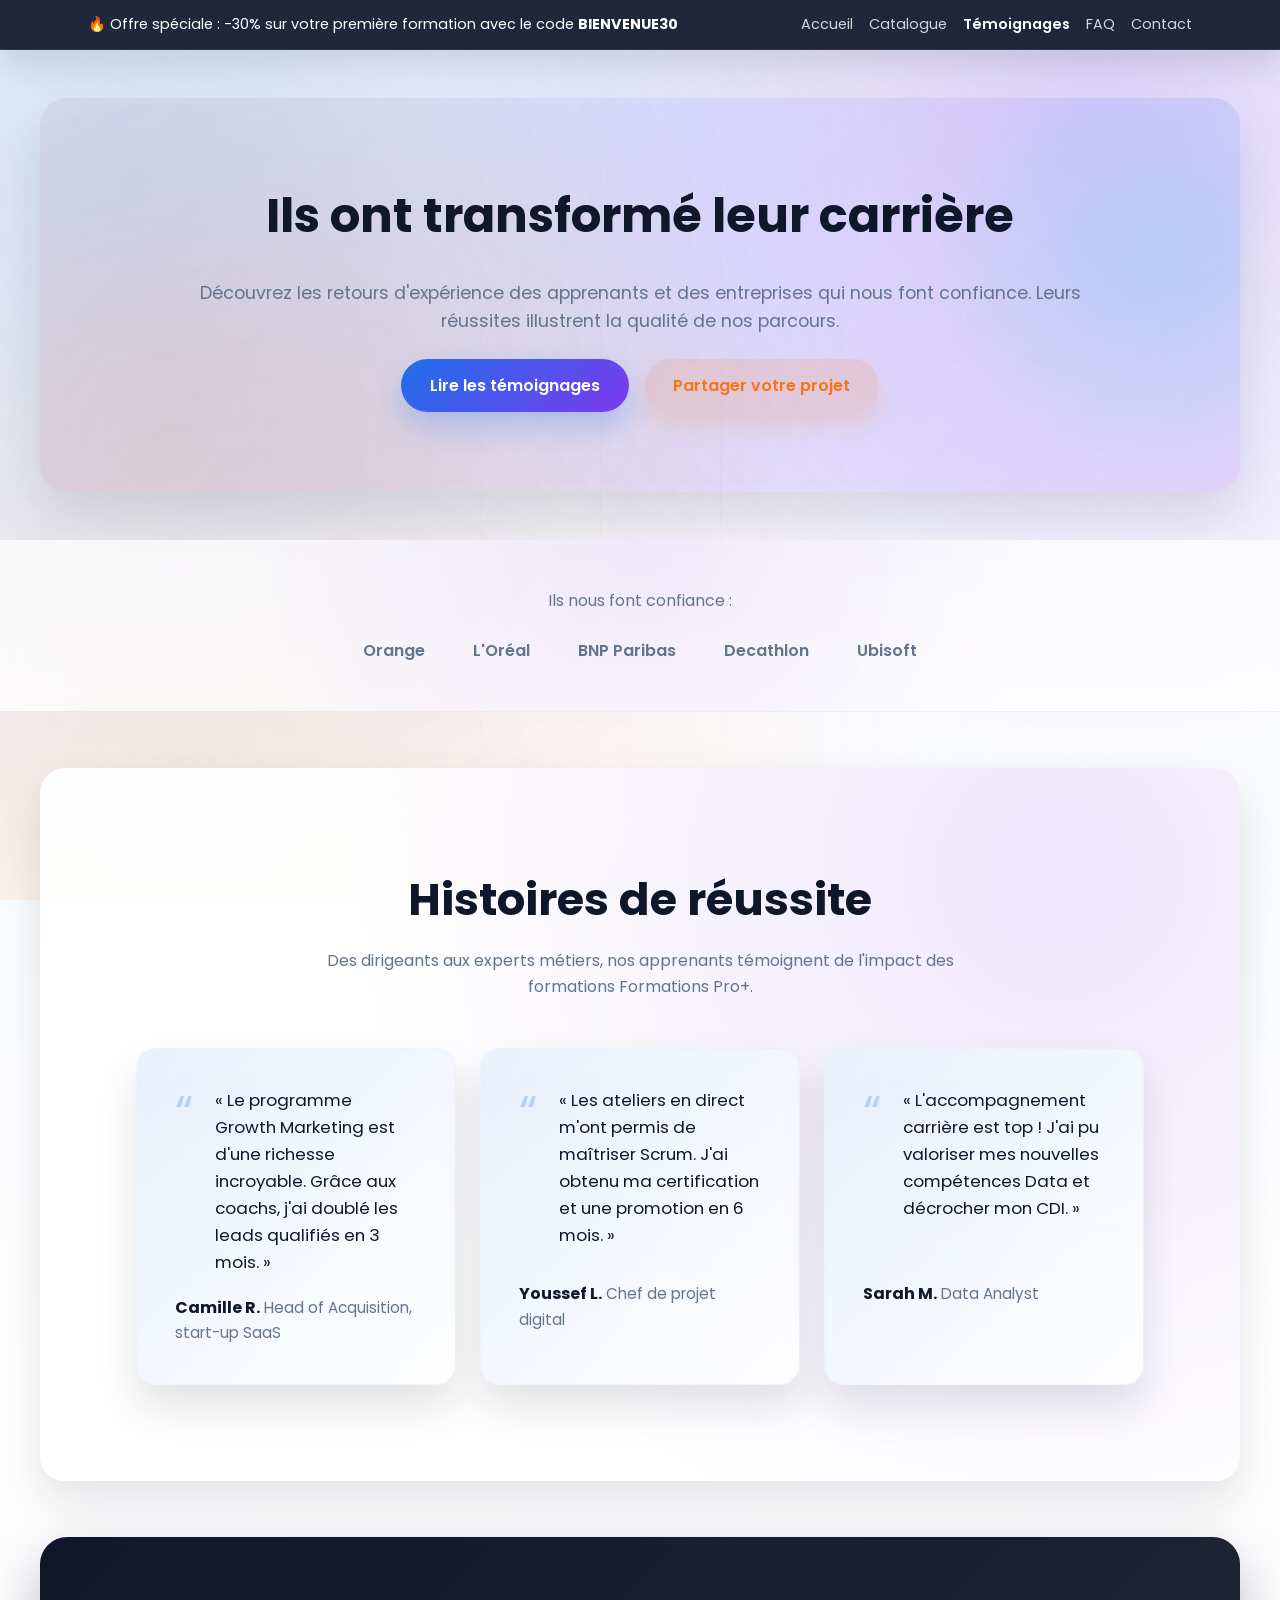
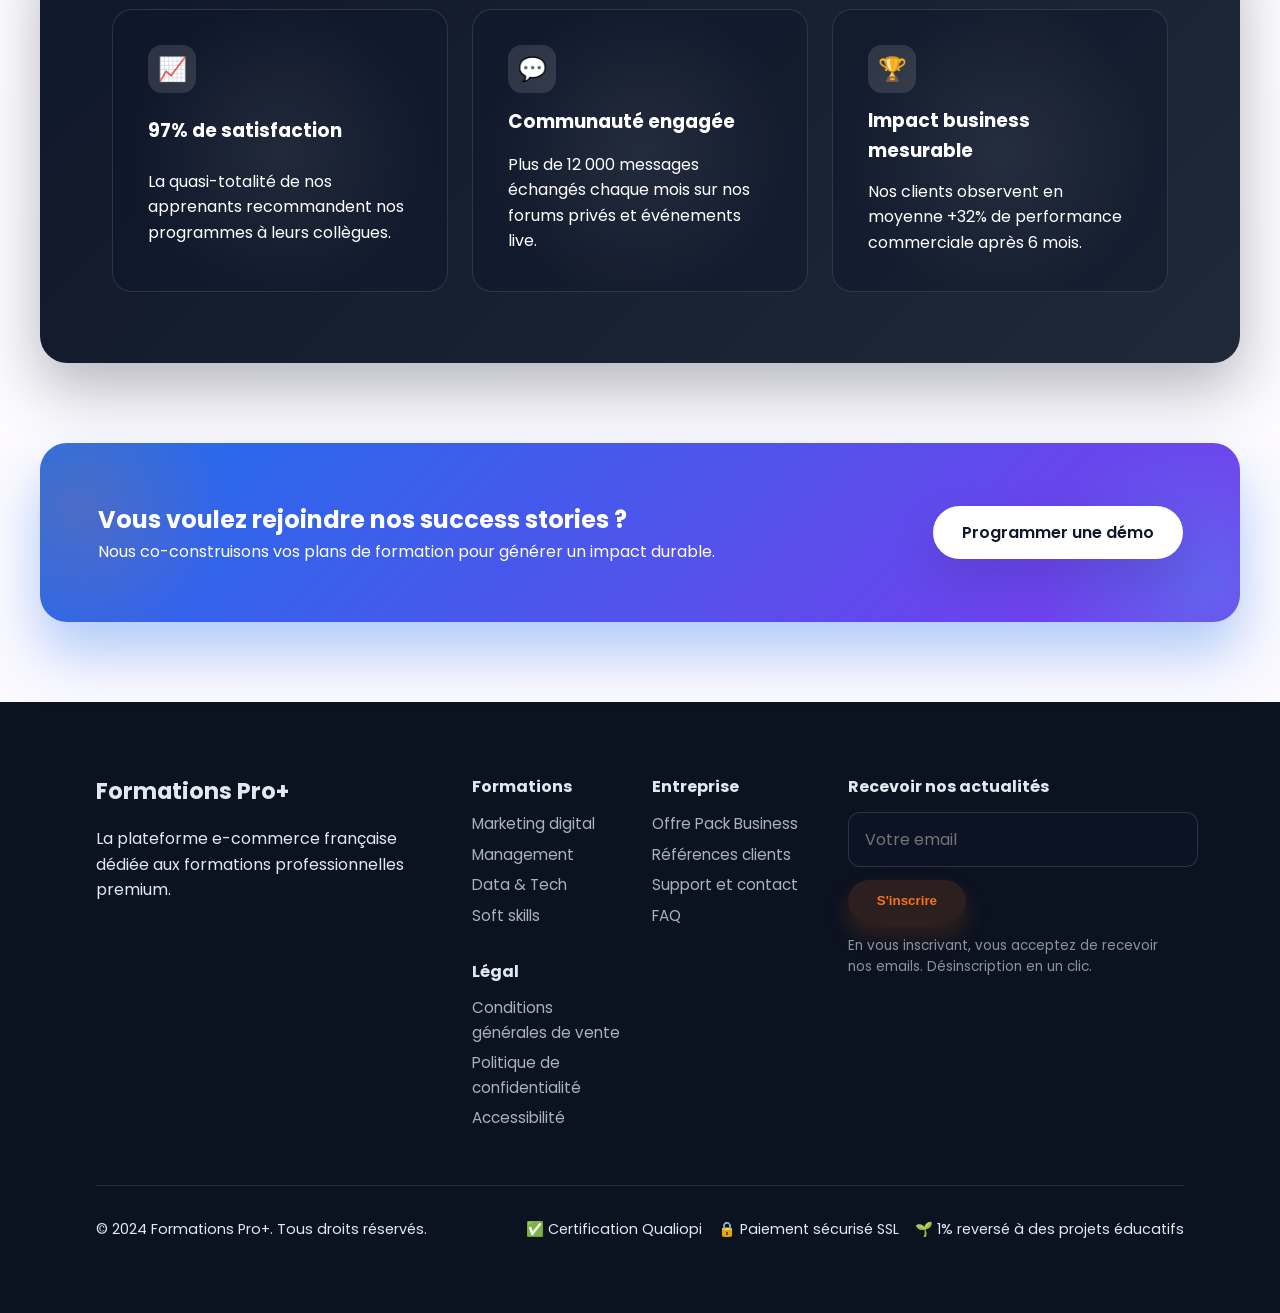
<file: temoignages.html>
<!DOCTYPE html>
<html lang="fr">
<head>
    <meta charset="UTF-8">
    <meta name="viewport" content="width=device-width, initial-scale=1.0">
    <title>Témoignages clients - Formations Pro+</title>
    <link rel="preconnect" href="https://fonts.googleapis.com">
    <link rel="preconnect" href="https://fonts.gstatic.com" crossorigin>
    <link href="https://fonts.googleapis.com/css2?family=Poppins:wght@300;400;500;600;700&display=swap" rel="stylesheet">
    <link rel="stylesheet" href="assets/css/styles.css">
</head>
<body>
    <header class="topbar">
        <div class="topbar__wrapper">
            <span>🔥 Offre spéciale : -30% sur votre première formation avec le code <strong>BIENVENUE30</strong></span>
            <nav class="topbar__links" aria-label="Navigation principale">
                <a href="index.html">Accueil</a>
                <a href="catalogue.html">Catalogue</a>
                <a href="temoignages.html" aria-current="page">Témoignages</a>
                <a href="faq.html">FAQ</a>
                <a href="contact.html">Contact</a>
            </nav>
        </div>
    </header>

    <section class="page-hero" data-animate="fade">
        <div class="page-hero__content" data-animate="slide-right">
            <h1 class="page-hero__title">Ils ont transformé leur carrière</h1>
            <p class="page-hero__lead">Découvrez les retours d'expérience des apprenants et des entreprises qui nous font confiance. Leurs réussites illustrent la qualité de nos parcours.</p>
            <div class="page-hero__actions" data-animate="slide-right" data-animate-delay="0.12s">
                <a class="btn btn--primary" href="#temoignages">Lire les témoignages</a>
                <a class="btn btn--secondary" href="contact.html">Partager votre projet</a>
            </div>
        </div>
    </section>

    <main>
        <section class="trusted" data-animate="fade">
            <p>Ils nous font confiance :</p>
            <div class="trusted__logos">
                <span>Orange</span>
                <span>L'Oréal</span>
                <span>BNP Paribas</span>
                <span>Decathlon</span>
                <span>Ubisoft</span>
            </div>
        </section>

        <section class="testimonials" id="temoignages" data-animate="fade">
            <div class="section-title" data-animate="fade">
                <h2>Histoires de réussite</h2>
                <p>Des dirigeants aux experts métiers, nos apprenants témoignent de l'impact des formations Formations Pro+.</p>
            </div>
            <div class="testimonials__grid" data-animate="fade">
                <figure class="testimonial" data-animate="scale" data-animate-delay="0s" data-tilt>
                    <blockquote>
                        « Le programme Growth Marketing est d'une richesse incroyable. Grâce aux coachs, j'ai doublé les leads qualifiés en 3 mois. »
                    </blockquote>
                    <figcaption>
                        <strong>Camille R.</strong>
                        <span>Head of Acquisition, start-up SaaS</span>
                    </figcaption>
                </figure>
                <figure class="testimonial" data-animate="scale" data-animate-delay="0.12s" data-tilt>
                    <blockquote>
                        « Les ateliers en direct m'ont permis de maîtriser Scrum. J'ai obtenu ma certification et une promotion en 6 mois. »
                    </blockquote>
                    <figcaption>
                        <strong>Youssef L.</strong>
                        <span>Chef de projet digital</span>
                    </figcaption>
                </figure>
                <figure class="testimonial" data-animate="scale" data-animate-delay="0.24s" data-tilt>
                    <blockquote>
                        « L'accompagnement carrière est top ! J'ai pu valoriser mes nouvelles compétences Data et décrocher mon CDI. »
                    </blockquote>
                    <figcaption>
                        <strong>Sarah M.</strong>
                        <span>Data Analyst</span>
                    </figcaption>
                </figure>
            </div>
        </section>

        <section class="features">
            <div class="feature" data-animate="fade" data-animate-delay="0s">
                <span class="feature__icon" aria-hidden="true">📈</span>
                <h3>97% de satisfaction</h3>
                <p>La quasi-totalité de nos apprenants recommandent nos programmes à leurs collègues.</p>
            </div>
            <div class="feature" data-animate="fade" data-animate-delay="0.08s">
                <span class="feature__icon" aria-hidden="true">💬</span>
                <h3>Communauté engagée</h3>
                <p>Plus de 12 000 messages échangés chaque mois sur nos forums privés et événements live.</p>
            </div>
            <div class="feature" data-animate="fade" data-animate-delay="0.16s">
                <span class="feature__icon" aria-hidden="true">🏆</span>
                <h3>Impact business mesurable</h3>
                <p>Nos clients observent en moyenne +32% de performance commerciale après 6 mois.</p>
            </div>
        </section>

        <section class="cta" data-animate="fade">
            <div class="cta__text" data-animate="slide-right">
                <h2>Vous voulez rejoindre nos success stories ?</h2>
                <p>Nous co-construisons vos plans de formation pour générer un impact durable.</p>
            </div>
            <a class="btn btn--light" data-animate="slide-left" data-animate-delay="0.12s" href="contact.html">Programmer une démo</a>
        </section>
    </main>

    <footer class="footer">
        <div class="footer__top">
            <div>
                <h3>Formations Pro+</h3>
                <p>La plateforme e-commerce française dédiée aux formations professionnelles premium.</p>
            </div>
            <nav class="footer__nav">
                <div>
                    <h4>Formations</h4>
                    <a href="catalogue.html#catalogue">Marketing digital</a>
                    <a href="catalogue.html#catalogue">Management</a>
                    <a href="catalogue.html#catalogue">Data &amp; Tech</a>
                    <a href="catalogue.html#catalogue">Soft skills</a>
                </div>
                <div>
                    <h4>Entreprise</h4>
                    <a href="catalogue.html#offre">Offre Pack Business</a>
                    <a href="temoignages.html#temoignages">Références clients</a>
                    <a href="contact.html#contact">Support et contact</a>
                    <a href="faq.html#faq">FAQ</a>
                </div>
                <div>
                    <h4>Légal</h4>
                    <a href="#">Conditions générales de vente</a>
                    <a href="#">Politique de confidentialité</a>
                    <a href="#">Accessibilité</a>
                </div>
            </nav>
            <div class="footer__newsletter">
                <h4>Recevoir nos actualités</h4>
                <form class="newsletter__form">
                    <input type="email" placeholder="Votre email" aria-label="Email newsletter" required>
                    <button type="submit" class="btn btn--secondary">S'inscrire</button>
                </form>
                <p class="newsletter__note">En vous inscrivant, vous acceptez de recevoir nos emails. Désinscription en un clic.</p>
            </div>
        </div>
        <div class="footer__bottom">
            <p>© 2024 Formations Pro+. Tous droits réservés.</p>
            <div class="footer__badges">
                <span>✅ Certification Qualiopi</span>
                <span>🔒 Paiement sécurisé SSL</span>
                <span>🌱 1% reversé à des projets éducatifs</span>
            </div>
        </div>
    </footer>

    <script src="assets/js/main.js"></script>
</body>
</html>
</file>
<file: assets/css/styles.css>
:root {
    --primary: #1f6feb;
    --secondary: #f97316;
    --accent: #22d3ee;
    --dark: #0f172a;
    --light: #f8fafc;
    --muted: #64748b;
    --border: rgba(15, 23, 42, 0.08);
    --radius: 18px;
    --shadow: 0 20px 45px rgba(15, 23, 42, 0.12);
    --gradient: linear-gradient(135deg, #1f6feb, #7c3aed);
    --gradient-soft: linear-gradient(135deg, rgba(31, 111, 235, 0.08), rgba(124, 58, 237, 0.14));
    --gradient-warm: linear-gradient(135deg, rgba(249, 115, 22, 0.1), rgba(236, 72, 153, 0.1));
    font-size: 16px;
}

* {
    margin: 0;
    padding: 0;
    box-sizing: border-box;
}

body {
    font-family: 'Poppins', sans-serif;
    color: var(--dark);
    background: linear-gradient(180deg, #f4f7ff 0%, #ffffff 48%, #f9f5ff 100%);
    line-height: 1.6;
    min-height: 100vh;
    position: relative;
    overflow-x: hidden;
}

body::before {
    content: "";
    position: fixed;
    inset: 0;
    pointer-events: none;
    background-image: radial-gradient(circle at 10% 20%, rgba(31, 111, 235, 0.16), transparent 55%),
                      radial-gradient(circle at 85% 10%, rgba(124, 58, 237, 0.18), transparent 50%),
                      radial-gradient(circle at 15% 85%, rgba(249, 115, 22, 0.12), transparent 55%),
                      linear-gradient(120deg, rgba(255, 255, 255, 0.55) 0%, rgba(255, 255, 255, 0));
    z-index: -2;
}

body::after {
    content: "";
    position: fixed;
    inset: 0;
    pointer-events: none;
    background-image: linear-gradient(90deg, rgba(15, 23, 42, 0.03) 1px, transparent 1px),
                      linear-gradient(180deg, rgba(15, 23, 42, 0.03) 1px, transparent 1px);
    background-size: 120px 120px, 120px 120px;
    mask-image: radial-gradient(circle at 50% 50%, rgba(0, 0, 0, 0.55), transparent 70%);
    z-index: -1;
}

a {
    color: inherit;
    text-decoration: none;
}

img {
    max-width: 100%;
    display: block;
}

[data-animate] {
    opacity: 0;
    --animate-x: 0px;
    --animate-y: 26px;
    --animate-scale: 1;
    --animate-rotate: 0deg;
    --animate-delay: 0s;
    transform: translate3d(var(--animate-x), var(--animate-y), 0) scale(var(--animate-scale)) rotate(var(--animate-rotate));
    transition: opacity 0.6s ease, transform 0.8s cubic-bezier(0.16, 1, 0.3, 1);
    transition-delay: var(--animate-delay);
    will-change: opacity, transform;
}

[data-animate].is-visible {
    opacity: 1;
    --animate-x: 0px;
    --animate-y: 0px;
    --animate-scale: 1;
    --animate-rotate: 0deg;
    transform: translate3d(0, 0, 0) scale(1) rotate(0deg);
}

[data-animate="slide-left"] {
    --animate-x: 36px;
    --animate-y: 0px;
}

[data-animate="slide-right"] {
    --animate-x: -36px;
    --animate-y: 0px;
}

[data-animate="scale"] {
    --animate-scale: 0.94;
    --animate-y: 20px;
}

[data-animate="float"] {
    --animate-y: 14px;
}

[data-animate="fade"] {
    --animate-y: 18px;
}

@media (prefers-reduced-motion: reduce) {
    [data-animate] {
        opacity: 1 !important;
        transform: none !important;
        transition: none !important;
    }
}

[data-tilt] {
    --tiltX: 0deg;
    --tiltY: 0deg;
    transform: rotateX(var(--tiltX)) rotateY(var(--tiltY));
    transition: transform 0.25s ease, box-shadow 0.25s ease;
    transform-style: preserve-3d;
    will-change: transform;
}

[data-tilt].is-tilting {
    box-shadow: 0 30px 60px rgba(15, 23, 42, 0.18);
}

section {
    padding: clamp(4rem, 8vw, 6rem) clamp(1.5rem, 8vw, 6rem);
}

.topbar {
    background: rgba(15, 23, 42, 0.92);
    color: #fff;
    font-size: 0.9rem;
    position: sticky;
    top: 0;
    z-index: 50;
    backdrop-filter: blur(16px);
    border-bottom: 1px solid rgba(226, 232, 240, 0.08);
    box-shadow: 0 18px 32px rgba(15, 23, 42, 0.12);
}

.topbar__wrapper {
    max-width: 1200px;
    margin: 0 auto;
    padding: 0.8rem clamp(1.5rem, 5vw, 3rem);
    display: flex;
    gap: 1.5rem;
    justify-content: space-between;
    align-items: center;
}

.topbar__links {
    display: flex;
    gap: 1rem;
}

.topbar__links a {
    opacity: 0.8;
    transition: opacity 0.2s ease;
}

.topbar__links a[aria-current="page"] {
    opacity: 1;
    font-weight: 600;
}

.topbar__links a:hover,
.topbar__links a:focus {
    opacity: 1;
}

.page-hero {
    background: var(--gradient-soft);
    padding: clamp(3.5rem, 8vw, 5rem) clamp(1.5rem, 8vw, 6rem);
    position: relative;
    overflow: hidden;
    isolation: isolate;
    border-radius: calc(var(--radius) * 1.5);
    margin: clamp(1.5rem, 5vw, 3rem) clamp(1.2rem, 5vw, 2.5rem);
    box-shadow: 0 25px 55px rgba(15, 23, 42, 0.12);
}

.page-hero::before {
    content: "";
    position: absolute;
    width: clamp(280px, 45vw, 520px);
    height: clamp(280px, 45vw, 520px);
    background: radial-gradient(circle, rgba(34, 211, 238, 0.18), transparent 60%);
    top: -25%;
    right: -15%;
    z-index: -1;
}

.page-hero::after {
    content: "";
    position: absolute;
    inset: 0;
    background: radial-gradient(circle at 10% 85%, rgba(249, 115, 22, 0.12), transparent 55%);
    z-index: -1;
}

.page-hero__content {
    max-width: 960px;
    margin: 0 auto;
    text-align: center;
    display: grid;
    gap: 1.5rem;
}

.page-hero__title {
    font-size: clamp(2.2rem, 5vw, 3rem);
}

.page-hero__lead {
    font-size: 1.1rem;
    color: var(--muted);
}

.page-hero__actions {
    display: flex;
    gap: 1rem;
    justify-content: center;
    flex-wrap: wrap;
}

.hero {
    background: linear-gradient(135deg, rgba(31, 111, 235, 0.18), rgba(124, 58, 237, 0.14));
    padding: clamp(4rem, 9vw, 7rem) clamp(1.5rem, 8vw, 6rem);
    position: relative;
    overflow: hidden;
    isolation: isolate;
    border-radius: calc(var(--radius) * 1.7);
    margin: clamp(1.8rem, 6vw, 3.5rem) clamp(1.2rem, 5vw, 2.5rem);
    box-shadow: 0 30px 65px rgba(15, 23, 42, 0.18);
}

.hero::before {
    content: "";
    position: absolute;
    width: clamp(320px, 48vw, 540px);
    height: clamp(320px, 48vw, 540px);
    background: radial-gradient(circle, rgba(34, 211, 238, 0.18), transparent 65%);
    top: -18%;
    left: -10%;
    z-index: -1;
}

.hero::after {
    content: "";
    position: absolute;
    width: clamp(220px, 40vw, 420px);
    height: clamp(220px, 40vw, 420px);
    background: radial-gradient(circle, rgba(249, 115, 22, 0.2), transparent 60%);
    bottom: -25%;
    right: -10%;
    z-index: -1;
}

.hero__content {
    max-width: 1200px;
    margin: 0 auto;
    display: grid;
    grid-template-columns: repeat(auto-fit, minmax(280px, 1fr));
    gap: 3rem;
    align-items: center;
    perspective: 1200px;
    position: relative;
    z-index: 1;
}

.hero h1 {
    font-size: clamp(2.5rem, 6vw, 3.8rem);
    line-height: 1.1;
    margin-bottom: 1.5rem;
}

.hero h1 span {
    color: var(--primary);
}

.hero p {
    font-size: 1.1rem;
    color: var(--muted);
    margin-bottom: 1.5rem;
}

.hero__cta {
    display: flex;
    gap: 1rem;
    flex-wrap: wrap;
    margin-bottom: 2rem;
}

.btn {
    display: inline-flex;
    align-items: center;
    justify-content: center;
    font-weight: 600;
    border-radius: 999px;
    padding: 0.85rem 1.8rem;
    border: none;
    cursor: pointer;
    transition: transform 0.2s ease, box-shadow 0.2s ease;
}

.btn:focus-visible {
    outline: 2px solid var(--dark);
    outline-offset: 2px;
}

.btn--primary {
    background: var(--gradient);
    color: #fff;
    box-shadow: 0 15px 30px rgba(31, 111, 235, 0.25);
}

.btn--primary:hover {
    transform: translateY(-2px);
}

.btn--secondary {
    background: rgba(249, 115, 22, 0.14);
    color: var(--secondary);
    box-shadow: 0 12px 24px rgba(249, 115, 22, 0.18);
}

.btn--secondary:hover {
    transform: translateY(-2px);
}

.btn--light {
    background: #fff;
    color: var(--dark);
    box-shadow: var(--shadow);
}

.hero__stats {
    display: flex;
    gap: 2rem;
    flex-wrap: wrap;
    color: var(--muted);
    font-size: 0.9rem;
}

.hero__stats strong {
    font-size: 1.5rem;
    color: var(--dark);
}

.hero__card {
    background: #fff;
    border-radius: var(--radius);
    padding: 2.5rem;
    box-shadow: var(--shadow);
    border: 1px solid var(--border);
    transform-style: preserve-3d;
}

.hero__card ul {
    list-style: none;
    display: grid;
    gap: 0.75rem;
    color: var(--muted);
}

.hero__card li span {
    color: var(--secondary);
    margin-right: 0.75rem;
    font-size: 1.1rem;
}

.hero__rating {
    margin-top: 2rem;
    text-align: center;
}

.hero__rating .stars {
    letter-spacing: 0.4rem;
    font-size: 1.1rem;
    color: #f59e0b;
}

.hero__rating p {
    color: var(--muted);
    margin-top: 0.5rem;
}

.trusted {
    text-align: center;
    background: rgba(255, 255, 255, 0.7);
    padding: 3rem clamp(2rem, 8vw, 6rem);
    border-bottom: 1px solid rgba(15, 23, 42, 0.06);
    color: var(--muted);
    backdrop-filter: blur(12px);
    position: relative;
    overflow: hidden;
}

.trusted::before {
    content: "";
    position: absolute;
    inset: 0;
    background: radial-gradient(circle at 50% 0%, rgba(124, 58, 237, 0.1), transparent 60%);
    opacity: 0.9;
    z-index: -1;
}

.trusted__logos {
    display: flex;
    gap: clamp(1rem, 4vw, 3rem);
    justify-content: center;
    flex-wrap: wrap;
    margin-top: 1.5rem;
    font-weight: 600;
}

.section-title {
    text-align: center;
    max-width: 700px;
    margin: 0 auto 3rem;
}

.section-title h2 {
    font-size: clamp(2rem, 5vw, 2.8rem);
    margin-bottom: 0.8rem;
}

.section-title p {
    color: var(--muted);
}

.highlights {
    background: rgba(255, 255, 255, 0.9);
    border-radius: calc(var(--radius) * 1.4);
    box-shadow: var(--shadow);
    margin: clamp(1.5rem, 5vw, 3.5rem) clamp(1.2rem, 5vw, 2.5rem);
    position: relative;
    overflow: hidden;
}

.highlights::before {
    content: "";
    position: absolute;
    width: clamp(320px, 50vw, 560px);
    height: clamp(320px, 50vw, 560px);
    background: radial-gradient(circle, rgba(31, 111, 235, 0.12), transparent 65%);
    bottom: -30%;
    left: -10%;
    z-index: -1;
}

.highlights::after {
    content: "";
    position: absolute;
    width: clamp(220px, 40vw, 420px);
    height: clamp(220px, 40vw, 420px);
    background: radial-gradient(circle, rgba(249, 115, 22, 0.12), transparent 60%);
    top: -28%;
    right: -8%;
    z-index: -1;
}

.highlight-grid {
    display: grid;
    gap: 1.5rem;
    grid-template-columns: repeat(auto-fit, minmax(220px, 1fr));
}

.highlight-card {
    position: relative;
    background: linear-gradient(160deg, rgba(255, 255, 255, 0.92), rgba(255, 255, 255, 0.7));
    border-radius: calc(var(--radius) * 1.1);
    padding: 2.2rem;
    border: 1px solid rgba(15, 23, 42, 0.05);
    box-shadow: 0 20px 35px rgba(15, 23, 42, 0.12);
    display: grid;
    gap: 0.9rem;
    transform-style: preserve-3d;
    overflow: hidden;
}

.highlight-card::before {
    content: "";
    position: absolute;
    inset: 0;
    background: linear-gradient(135deg, rgba(31, 111, 235, 0.08), rgba(124, 58, 237, 0));
    opacity: 0.9;
    z-index: -1;
}

.highlight-card__icon {
    width: 3.2rem;
    height: 3.2rem;
    border-radius: 18px;
    display: grid;
    place-items: center;
    background: linear-gradient(135deg, rgba(31, 111, 235, 0.15), rgba(34, 211, 238, 0.15));
    font-size: 1.5rem;
    color: var(--primary);
    box-shadow: inset 0 1px 0 rgba(255, 255, 255, 0.5);
}

.highlight-card p {
    color: var(--muted);
}

.badge {
    display: inline-flex;
    align-items: center;
    justify-content: center;
    background: rgba(31, 111, 235, 0.1);
    color: var(--primary);
    border-radius: 999px;
    font-weight: 600;
    font-size: 0.85rem;
    padding: 0.4rem 0.9rem;
}

.catalogue {
    background: rgba(255, 255, 255, 0.9);
    border-radius: calc(var(--radius) * 1.4);
    margin: clamp(1.5rem, 5vw, 3.5rem) clamp(1.2rem, 5vw, 2.5rem);
    box-shadow: var(--shadow);
    position: relative;
    overflow: hidden;
}

.catalogue::before {
    content: "";
    position: absolute;
    inset: 0;
    background: radial-gradient(circle at 0% 0%, rgba(31, 111, 235, 0.1), transparent 60%);
    z-index: -1;
}

.catalogue__grid {
    display: grid;
    gap: 2rem;
    grid-template-columns: repeat(auto-fit, minmax(250px, 1fr));
}

.product-card {
    position: relative;
    background: linear-gradient(160deg, rgba(255, 255, 255, 0.94), rgba(255, 255, 255, 0.78));
    border-radius: calc(var(--radius) * 1.1);
    padding: 2.4rem;
    border: 1px solid rgba(15, 23, 42, 0.05);
    box-shadow: 0 24px 40px rgba(15, 23, 42, 0.14);
    display: grid;
    gap: 1.1rem;
    transform-style: preserve-3d;
    overflow: hidden;
}

.product-card::before {
    content: "";
    position: absolute;
    inset: 0;
    background: linear-gradient(135deg, rgba(31, 111, 235, 0.06), rgba(249, 115, 22, 0.08));
    z-index: -1;
}

.product-card__tag {
    background: rgba(249, 115, 22, 0.14);
    color: var(--secondary);
    padding: 0.35rem 0.85rem;
    border-radius: 999px;
    font-size: 0.8rem;
    justify-self: flex-start;
    box-shadow: inset 0 1px 0 rgba(255, 255, 255, 0.6);
}

.product-card p {
    color: var(--muted);
}

.product-card__price {
    font-size: 1.5rem;
    font-weight: 700;
    color: var(--dark);
}

.product-card__price span {
    font-size: 1rem;
    color: var(--muted);
    text-decoration: line-through;
    margin-left: 0.75rem;
}

.product-card ul {
    list-style: none;
    display: grid;
    gap: 0.5rem;
    color: var(--muted);
}

.features {
    display: grid;
    grid-template-columns: repeat(auto-fit, minmax(240px, 1fr));
    gap: 1.5rem;
    background: linear-gradient(135deg, #0f172a, #1f2937);
    color: #fff;
    padding: clamp(3.5rem, 7vw, 4.5rem);
    border-radius: calc(var(--radius) * 1.5);
    margin: clamp(1.5rem, 5vw, 3.5rem) clamp(1.2rem, 5vw, 2.5rem);
    position: relative;
    overflow: hidden;
    box-shadow: 0 25px 60px rgba(15, 23, 42, 0.3);
}

.features::before {
    content: "";
    position: absolute;
    inset: 0;
    background: radial-gradient(circle at 15% 30%, rgba(34, 211, 238, 0.18), transparent 60%),
                radial-gradient(circle at 85% 70%, rgba(249, 115, 22, 0.18), transparent 60%);
    opacity: 0.8;
    z-index: -1;
}

.feature {
    padding: 2.2rem;
    border-radius: calc(var(--radius) * 1.1);
    background: rgba(15, 23, 42, 0.45);
    border: 1px solid rgba(255, 255, 255, 0.12);
    display: grid;
    gap: 0.8rem;
    position: relative;
    overflow: hidden;
}

.feature::before {
    content: "";
    position: absolute;
    inset: 0;
    background: radial-gradient(circle, rgba(255, 255, 255, 0.12), transparent 70%);
    opacity: 0.6;
    z-index: -1;
}

.feature__icon {
    width: 3rem;
    height: 3rem;
    border-radius: 14px;
    display: grid;
    place-items: center;
    background: rgba(255, 255, 255, 0.12);
    font-size: 1.45rem;
}

.bundle {
    background: #fff;
    margin: clamp(2rem, 8vw, 6rem);
    border-radius: calc(var(--radius) * 1.4);
    padding: clamp(2rem, 5vw, 4rem);
    box-shadow: var(--shadow);
    border: 1px solid rgba(15, 23, 42, 0.06);
    position: relative;
    display: grid;
    grid-template-columns: repeat(auto-fit, minmax(240px, 1fr));
    gap: 2rem;
    align-items: center;
    overflow: hidden;
}

.bundle::before {
    content: "";
    position: absolute;
    inset: 0;
    background: linear-gradient(135deg, rgba(31, 111, 235, 0.08), rgba(249, 115, 22, 0.08));
    opacity: 0.9;
    z-index: -1;
}

.bundle__badge {
    justify-self: center;
    background: var(--gradient);
    color: #fff;
    border-radius: 50%;
    width: 140px;
    height: 140px;
    display: flex;
    flex-direction: column;
    justify-content: center;
    align-items: center;
    gap: 0.15rem;
    text-align: center;
    font-weight: 600;
    box-shadow: 0 20px 35px rgba(124, 58, 237, 0.35);
}

.bundle__badge span {
    font-size: 2rem;
    line-height: 1;
}

.bundle__badge p {
    margin: 0;
    font-size: 0.95rem;
    line-height: 1.1;
}

.bundle__price {
    display: flex;
    flex-direction: column;
    gap: 0.3rem;
    margin: 1.5rem 0;
}

.bundle__price strong {
    font-size: 2rem;
}

.testimonials {
    background: rgba(255, 255, 255, 0.9);
    border-radius: calc(var(--radius) * 1.4);
    margin: clamp(1.5rem, 5vw, 3.5rem) clamp(1.2rem, 5vw, 2.5rem);
    box-shadow: var(--shadow);
    position: relative;
    overflow: hidden;
}

.testimonials::before {
    content: "";
    position: absolute;
    inset: 0;
    background: radial-gradient(circle at 85% 15%, rgba(124, 58, 237, 0.12), transparent 60%);
    z-index: -1;
}

.testimonials__grid {
    display: grid;
    gap: 1.5rem;
    grid-template-columns: repeat(auto-fit, minmax(260px, 1fr));
}

.testimonial {
    background: linear-gradient(160deg, rgba(255, 255, 255, 0.95), rgba(255, 255, 255, 0.8));
    border-radius: calc(var(--radius) * 1.1);
    padding: 2.4rem;
    border: 1px solid rgba(15, 23, 42, 0.05);
    box-shadow: 0 22px 40px rgba(15, 23, 42, 0.12);
    display: grid;
    gap: 1.2rem;
    position: relative;
    overflow: hidden;
}

.testimonial::before {
    content: "";
    position: absolute;
    inset: 0;
    background: linear-gradient(135deg, rgba(31, 111, 235, 0.1), rgba(249, 115, 22, 0));
    z-index: -1;
}

.testimonial blockquote {
    font-size: 1.05rem;
    color: var(--dark);
    position: relative;
    padding-left: 2.5rem;
}

.testimonial blockquote::before {
    content: "\201C";
    font-size: 3rem;
    color: rgba(31, 111, 235, 0.25);
    position: absolute;
    left: 0;
    top: -0.7rem;
}

.testimonial figcaption span {
    color: var(--muted);
    font-size: 0.95rem;
}

.cta {
    display: flex;
    align-items: center;
    justify-content: space-between;
    gap: 1.5rem;
    background: linear-gradient(135deg, #1f6feb, #7c3aed);
    color: #fff;
    margin: clamp(3rem, 8vw, 5rem) clamp(1.2rem, 5vw, 2.5rem);
    padding: clamp(2.2rem, 6vw, 3.6rem);
    border-radius: calc(var(--radius) * 1.5);
    box-shadow: 0 30px 55px rgba(31, 111, 235, 0.35);
    position: relative;
    overflow: hidden;
    flex-wrap: wrap;
}

.cta::before {
    content: "";
    position: absolute;
    width: clamp(200px, 40vw, 360px);
    height: clamp(200px, 40vw, 360px);
    background: radial-gradient(circle, rgba(34, 211, 238, 0.25), transparent 65%);
    top: -20%;
    right: -12%;
    z-index: -1;
}

.cta::after {
    content: "";
    position: absolute;
    width: clamp(160px, 35vw, 320px);
    height: clamp(160px, 35vw, 320px);
    background: radial-gradient(circle, rgba(249, 115, 22, 0.18), transparent 65%);
    bottom: -25%;
    left: -10%;
    z-index: -1;
}

.faq {
    background: rgba(255, 255, 255, 0.88);
    border-radius: calc(var(--radius) * 1.4);
    margin: clamp(1.5rem, 5vw, 3.5rem) clamp(1.2rem, 5vw, 2.5rem);
    box-shadow: var(--shadow);
    position: relative;
    overflow: hidden;
}

.faq::before {
    content: "";
    position: absolute;
    inset: 0;
    background: radial-gradient(circle at 80% 20%, rgba(31, 111, 235, 0.12), transparent 60%);
    z-index: -1;
}

.faq__list {
    max-width: 820px;
    margin: 0 auto;
    display: grid;
    gap: 1rem;
}

.faq__item {
    border: 1px solid rgba(15, 23, 42, 0.08);
    border-radius: calc(var(--radius) * 1.05);
    overflow: hidden;
    background: rgba(255, 255, 255, 0.9);
    box-shadow: 0 18px 30px rgba(15, 23, 42, 0.08);
}

.faq__question {
    width: 100%;
    text-align: left;
    padding: 1.2rem 1.5rem;
    font-size: 1rem;
    font-weight: 600;
    background: rgba(255, 255, 255, 0.85);
    border: none;
    cursor: pointer;
    display: flex;
    justify-content: space-between;
    align-items: center;
    transition: background 0.2s ease;
}

.faq__question::after {
    content: '+';
    font-size: 1.4rem;
    transition: transform 0.2s ease;
}

.faq__question:hover,
.faq__question:focus-visible {
    background: rgba(31, 111, 235, 0.12);
}

.faq__question[aria-expanded="true"]::after {
    transform: rotate(45deg);
}

.faq__answer {
    padding: 0 1.5rem 1.5rem;
    color: var(--muted);
}

.contact {
    background: rgba(255, 255, 255, 0.92);
    border-radius: calc(var(--radius) * 1.4);
    margin: clamp(1.5rem, 5vw, 3.5rem) clamp(1.2rem, 5vw, 2.5rem);
    box-shadow: var(--shadow);
    position: relative;
    overflow: hidden;
}

.contact::before {
    content: "";
    position: absolute;
    inset: 0;
    background: radial-gradient(circle at 85% 20%, rgba(34, 211, 238, 0.18), transparent 60%);
    z-index: -1;
}

.contact__content {
    max-width: 1100px;
    margin: 0 auto;
    display: grid;
    gap: 2.5rem;
    grid-template-columns: repeat(auto-fit, minmax(280px, 1fr));
    align-items: start;
}

.contact__infos {
    list-style: none;
    display: grid;
    gap: 0.75rem;
    color: var(--muted);
    margin-top: 1.2rem;
}

.contact__form {
    background: linear-gradient(160deg, rgba(255, 255, 255, 0.94), rgba(255, 255, 255, 0.78));
    border-radius: calc(var(--radius) * 1.1);
    padding: 2.2rem;
    border: 1px solid rgba(15, 23, 42, 0.06);
    box-shadow: 0 25px 40px rgba(15, 23, 42, 0.14);
    display: grid;
    gap: 1.1rem;
    position: relative;
    overflow: hidden;
}

.contact__form::before {
    content: "";
    position: absolute;
    inset: 0;
    background: linear-gradient(135deg, rgba(31, 111, 235, 0.08), rgba(249, 115, 22, 0.08));
    opacity: 0.8;
    z-index: -1;
}

.form__group {
    display: grid;
    gap: 0.4rem;
}

input,
textarea {
    border: 1px solid rgba(15, 23, 42, 0.12);
    border-radius: 12px;
    padding: 0.85rem 1rem;
    font: inherit;
    transition: border-color 0.2s ease, box-shadow 0.2s ease;
}

input:focus,
textarea:focus {
    outline: none;
    border-color: var(--primary);
    box-shadow: 0 0 0 4px rgba(31, 111, 235, 0.15);
}

.footer {
    background: #0b1220;
    color: #e2e8f0;
    padding: clamp(3rem, 7vw, 4.5rem) clamp(1.5rem, 8vw, 6rem);
}

.footer__top {
    display: grid;
    grid-template-columns: repeat(auto-fit, minmax(220px, 1fr));
    gap: 2.5rem;
    margin-bottom: 3rem;
}

.footer h3 {
    font-size: 1.4rem;
    margin-bottom: 1rem;
}

.footer__nav {
    display: grid;
    grid-template-columns: repeat(auto-fit, minmax(140px, 1fr));
    gap: 1.5rem;
}

.footer__nav h4,
.footer__newsletter h4 {
    font-size: 1rem;
    margin-bottom: 0.75rem;
}

.footer__nav a {
    display: block;
    color: rgba(226, 232, 240, 0.75);
    margin-bottom: 0.4rem;
    font-size: 0.95rem;
}

.footer__nav a:hover {
    color: #fff;
}

.newsletter__form {
    display: flex;
    gap: 0.8rem;
    flex-wrap: wrap;
}

.newsletter__form input {
    flex: 1 1 220px;
    background: rgba(15, 23, 42, 0.45);
    color: #fff;
    border: 1px solid rgba(226, 232, 240, 0.15);
}

.newsletter__note {
    color: rgba(226, 232, 240, 0.6);
    font-size: 0.85rem;
    margin-top: 0.8rem;
}

.footer__bottom {
    border-top: 1px solid rgba(226, 232, 240, 0.1);
    padding-top: 2rem;
    display: flex;
    flex-wrap: wrap;
    gap: 1rem;
    justify-content: space-between;
    align-items: center;
    font-size: 0.9rem;
}

.footer__badges {
    display: flex;
    gap: 1rem;
    flex-wrap: wrap;
}

.cart {
    position: fixed;
    bottom: 2rem;
    right: 2rem;
    display: flex;
    flex-direction: column;
    align-items: flex-end;
    gap: 1rem;
    z-index: 999;
}

.cart__toggle {
    background: var(--gradient);
    color: #fff;
    border: none;
    border-radius: 999px;
    padding: 0.75rem 1.2rem;
    display: inline-flex;
    align-items: center;
    gap: 0.6rem;
    cursor: pointer;
    box-shadow: var(--shadow);
    font-weight: 600;
}

.cart__panel {
    background: #fff;
    border-radius: calc(var(--radius) * 0.9);
    padding: 2rem;
    width: clamp(260px, 25vw, 360px);
    box-shadow: var(--shadow);
    border: 1px solid var(--border);
}

.cart__items {
    list-style: none;
    display: grid;
    gap: 0.8rem;
    margin: 1rem 0 1.5rem;
}

.cart__item {
    display: flex;
    justify-content: space-between;
    align-items: center;
    padding: 0.75rem 1rem;
    border-radius: 12px;
    background: var(--light);
}

.cart__item span:last-child {
    font-weight: 600;
}

.cart__total {
    display: flex;
    justify-content: space-between;
    align-items: center;
    font-size: 1.1rem;
    margin-bottom: 1.5rem;
}

.cart__checkout {
    width: 100%;
}

.cart__note {
    color: var(--muted);
    font-size: 0.85rem;
    margin-top: 1rem;
}

@media (max-width: 768px) {
    .hero__stats {
        gap: 1.5rem;
    }

    .bundle {
        margin: 0 1.5rem;
    }

    .cta {
        margin: 2rem 1.5rem;
    }

    .cart {
        right: 1rem;
        bottom: 1rem;
    }
}

@media (prefers-reduced-motion: reduce) {
    *,
    *::before,
    *::after {
        animation-duration: 0.01ms !important;
        animation-iteration-count: 1 !important;
        transition-duration: 0.01ms !important;
        scroll-behavior: auto !important;
    }
}

.form__confirmation {
    background: rgba(31, 111, 235, 0.08);
    color: var(--primary);
    padding: 0.75rem 1rem;
    border-radius: 12px;
    font-weight: 500;
}

.cart__remove {
    background: transparent;
    border: none;
    color: var(--muted);
    cursor: pointer;
    font-size: 1rem;
    margin-left: 0.75rem;
    transition: color 0.2s ease;
}

.cart__remove:hover {
    color: #ef4444;
}
</file>
